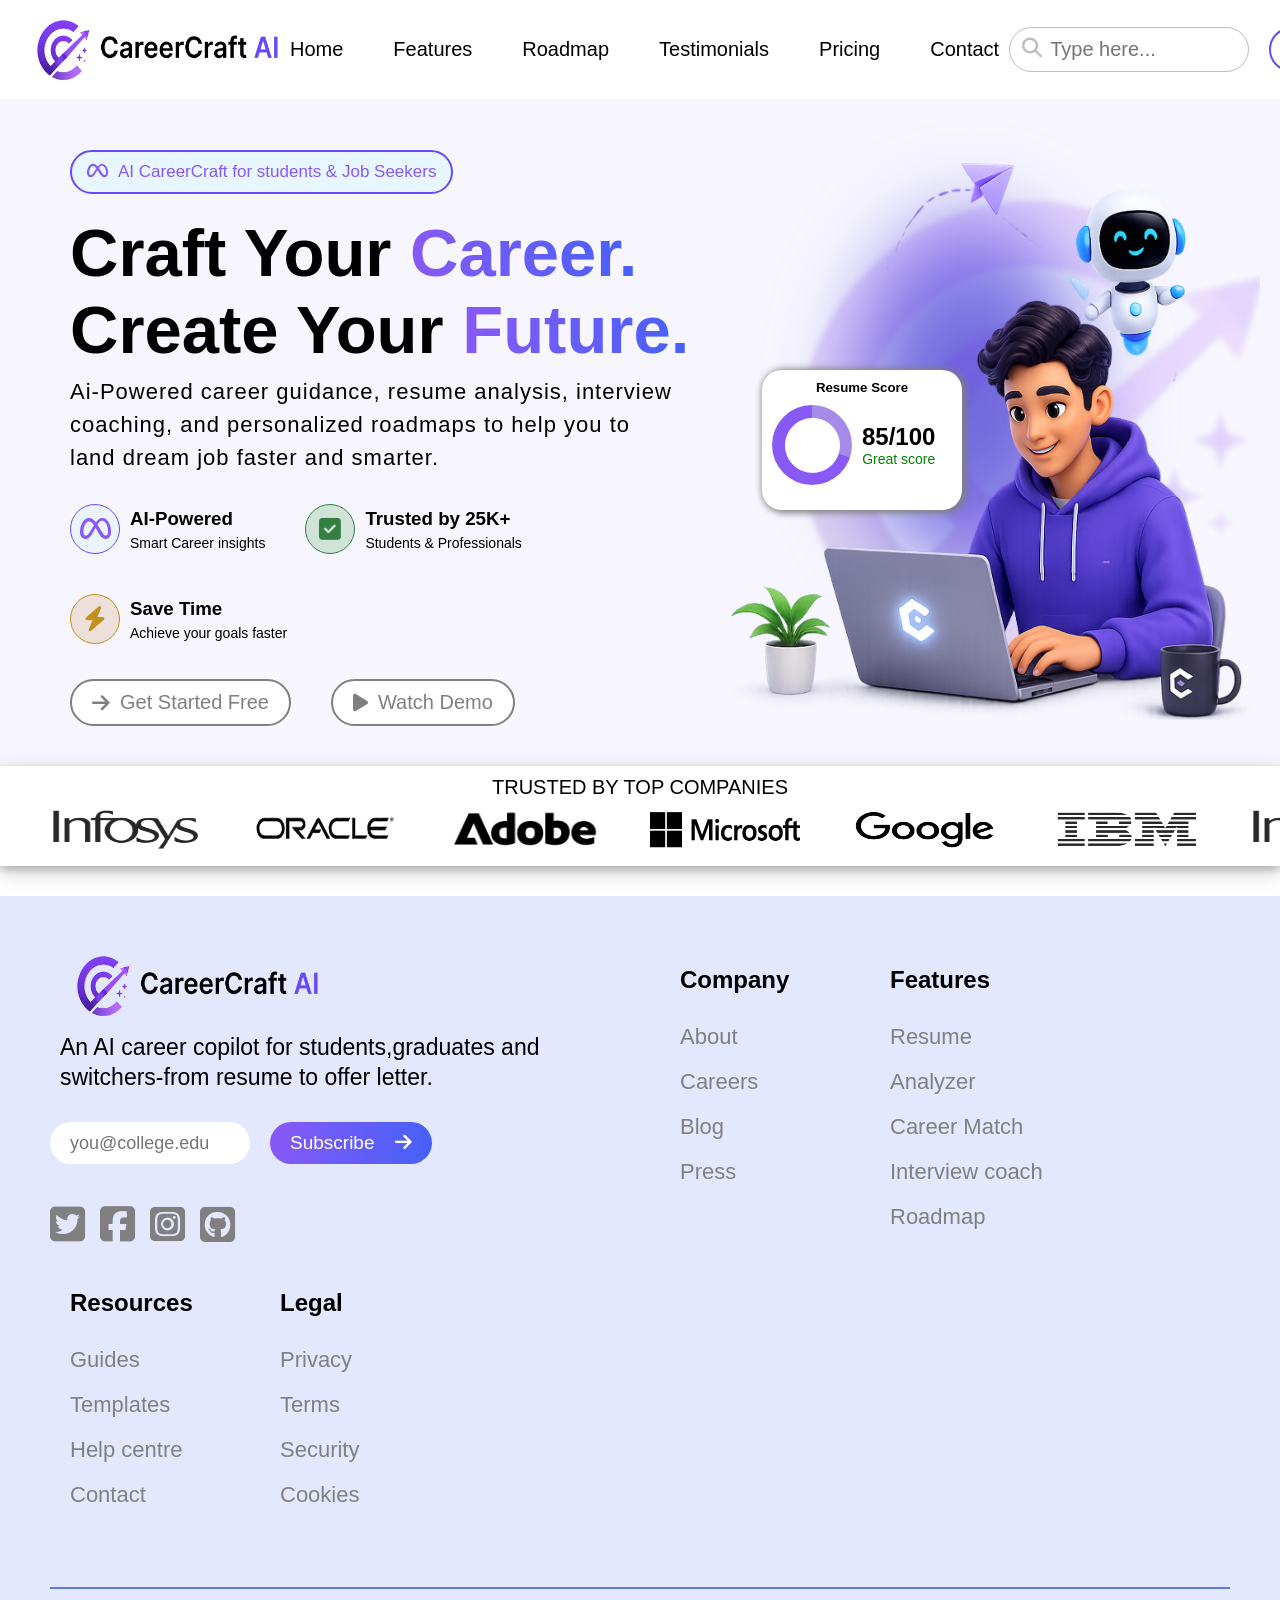
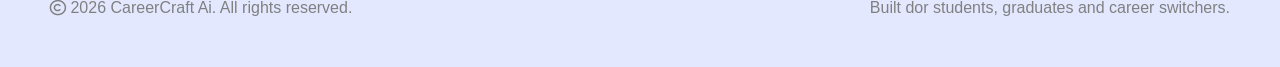
<file: index.html>
<!DOCTYPE html>
<html>

<head>
    <meta name="viewport" content="width=device-width, initial-scale=1.0">
    <link rel="stylesheet" type="text/css" href="./index.css" />
    <link rel="stylesheet" href="https://cdnjs.cloudflare.com/ajax/libs/font-awesome/6.7.2/css/all.min.css"
        integrity="sha512-Evv84Mr4kqVGRNSgIGL/F/aIDqQb7xQ2vcrdIwxfjThSH8CSR7PBEakCr51Ck+w+/U6swU2Im1vVX0SVk9ABhg=="
        crossorigin="anonymous" referrerpolicy="no-referrer" />
    <title>Project 2</title>
</head>

<body>
    <!---------------------------------------------overall container--------------------------->
    <div class="overall">
        <!-----------------------------nav bar--------------------------->
        <div class="nav">
        <!----------------------------logo-------------------------->
            <div><img class="logo" src="./Frame 62.png" /></div>
         
            <input type="checkbox" class="res" id="abc" />
            <!----------------------------nav features------------------------->
            <div class="navs">
                <a href="index.html">Home</a>
                <a href="features.html">Features</a>
                <a href="roadmap.html">Roadmap</a>
                <a href="testimonials.html">Testimonials</a>
                <a href="pricing.html">Pricing</a>
                <a href="contact.html">Contact</a>
            </div>
            <!-------------------------input------------------>
            <div class="topip">
                <form>
                    <i class="fa-solid fa-magnifying-glass icon2"></i>
                    <input class="typehere" placeholder="Type here..." />
                </form>
                <!---------------log in button-------------------->
                <button>
                    <a href="./login.html"><b>Log in</b></a>
                </button>
            </div>
            <label for="abc">
                <i class="fa-solid fa-bars icon"></i>
            </label>
        </div>
        <!-------------------------------------------------------home page------------------------------------------>
        <div class="box bx1">
            <!-----------------------left------------------------->
            <div class="conta">
            <div class="hleft">
                <div class="hcont">
                    <!---------------button----------------->
                    <button class="topbut">
                        <p><i class="fa-brands fa-meta"></i>AI CareerCraft for students & Job Seekers</p>
                    </button>
                    <!------------title---------------------->
                    <h1>Craft Your <span>Career.</span></h1>
                    <h1>Create Your <span>Future.</span></h1>
                    <!--------------content------------------------>
                    <p class="par">Ai-Powered career guidance, resume analysis, interview coaching, and personalized roadmaps to
                        help you to land dream job faster and smarter.</p>
                        <!--------------------------features--------------->
                    <div class="ai">
                        <!-------------------feature 1------------------------->
                        <div>
                            <div class="rd rd1">
                            <i class="fa-brands fa-meta"></i>
                            </div>
                            <div>
                            <h3>AI-Powered</h3>
                            <p>Smart Career insights</p>
                            </div>
                        </div>
                        <!----------------features 2----------------->
                        <div>
                             <div class="rd rd2">
                            <i class="fa-solid fa-square-check"></i>
                            </div>
                            <div>
                            <h3>Trusted by 25K+</h3>
                            <p>Students & Professionals</p>
                            </div>
                        </div>
                        <!-------------------------featutes 2------------------->
                        <div>
                             <div class="rd rd3">
                            <i class="fa-solid fa-bolt"></i>
                            </div>
                            <div>
                            <h3>Save Time</h3>
                            <p>Achieve your goals faster</p>
                            </div>
                        </div>
                    </div>
                    <!--------------------------buttons----------------------->
                    <div class="get">
                        <button>
                            <div class="glow"></div>
                            <i class="fa-solid fa-arrow-right"></i>
                            <p>Get Started Free</p>
                       </button>
                        <button>
                            <div class="glow"></div>
                            <i class="fa-solid fa-play"></i>
                            <p>Watch Demo</p>
                        </button>
                    </div>

                </div>
            </div>
            <!-----------------------right---------------------------->
            <div class="hright">
                <!----------------------image container------------->
                <div class="himg">
                    <!-------------------image---------------->
                    <div class="purglow"></div>
                    <img src="./ChatGPT Image Aug 4, 2026, 06_51_23 AM 1.png" />
                </div>
                <!-------------------resume score box---------------->
                <div class="resume">
                    <h5>Resume Score</h5>
                    <div>
                        <div class="score">
                            <i class="fa-solid fa-circle"></i>
                        </div>
                        <div>
                        <h2>85/100</h2>
                        <p>Great score</p>
                        </div>
                    </div>
                </div>
            </div> 
            </div>    
        </div>
          <!-----------------------------company names--------------------->
            <div class="comp fadeup">
                <p>TRUSTED BY TOP COMPANIES</p>
                <div class="compname">
                    <!-------------------firest set--------------->
                    <div class="ig">
                        <img src="./info-removebg-preview.png"/>
                    </div>
                    <div class="ig">
                        <img src="./orc-removebg-preview.png"/>
                    </div>
                    <div class="ig">
                        <img src="./adobe-removebg-preview.png"/>
                    </div>
                     <div class="ig">
                        <img src="./micro-removebg-preview.png"/>
                    </div>
                    <div class="ig">
                        <img src="./goo-removebg-preview.png"/>
                    </div>
                    <div class="ig">
                        <img src="./ibm-removebg-preview.png"/>
                    </div>
                    <!------------------duplicate set--------------->
                    <div class="ig">
                        <img src="./info-removebg-preview.png"/>
                    </div>
                    <div class="ig">
                        <img src="./orc-removebg-preview.png"/>
                    </div>
                    <div class="ig">
                        <img src="./adobe-removebg-preview.png"/>
                    </div>
                     <div class="ig">
                        <img src="./micro-removebg-preview.png"/>
                    </div>
                    <div class="ig">
                        <img src="./goo-removebg-preview.png"/>
                    </div>
                    <div class="ig">
                        <img src="./ibm-removebg-preview.png"/>
                    </div>
                    <div class="ig">
                        <img src="./info-removebg-preview.png"/>
                    </div>
                </div>
            </div>    
        <!------------------------------------footer------------------->
        <footer class="fadeup">
            <div class="fstff">
            <div class="fir">
                <img class="logo" src="./Frame 62.png" />
                <p>An AI career copilot for students,graduates and switchers-from resume to offer letter.</p>
                <div class="ipbut">
                    <input class="input" type="txt" placeholder="you@college.edu"/>
                    <button>
                         <span>Subscribe</span>
                        <i class="fa-solid fa-arrow-right"></i>
                    </button>
                </div>
                <div  class="tfig">
                    <i class="fa-brands fa-square-twitter"></i>
                    <i class="fa-brands fa-square-facebook"></i>
                    <i class="fa-brands fa-square-instagram"></i>
                    <i class="fa-brands fa-square-github"></i>
                </div>
            </div>
            <div class="sec">
                <h2>Company</h2>
                <p>About</p>
                <p>Careers</p>
                <p>Blog</p>
                <p>Press</p>
            </div>
            <div class="thrd">
                <h2>Features</h2>
                <p>Resume Analyzer</p>
                <p>Career Match</p>
                <p>Interview coach</p>
                <p>Roadmap</p>
            </div>
            <div class="four">
                <h2>Resources</h2>
                <p>Guides</p>
                <p>Templates</p>
                <p>Help centre</p>
                <p>Contact</p>
            </div>
            <div class="five">
                <h2>Legal</h2>
                <p>Privacy</p>
                <p>Terms</p>
                <p>Security</p>
                <p>Cookies</p>
            </div>
        </div>
        <!---------------------------------copyright------------------------>
        <div class="copy">
            <div>
            <i class="fa-regular fa-copyright"></i>
            <span>2026 CareerCraft Ai. All rights reserved.</span>
            </div>
            <div>
                <span>Built dor students, graduates and career switchers.</span>
            </div>
        </div>
        </footer>

    </div>
    

</body>

</html>
</file>
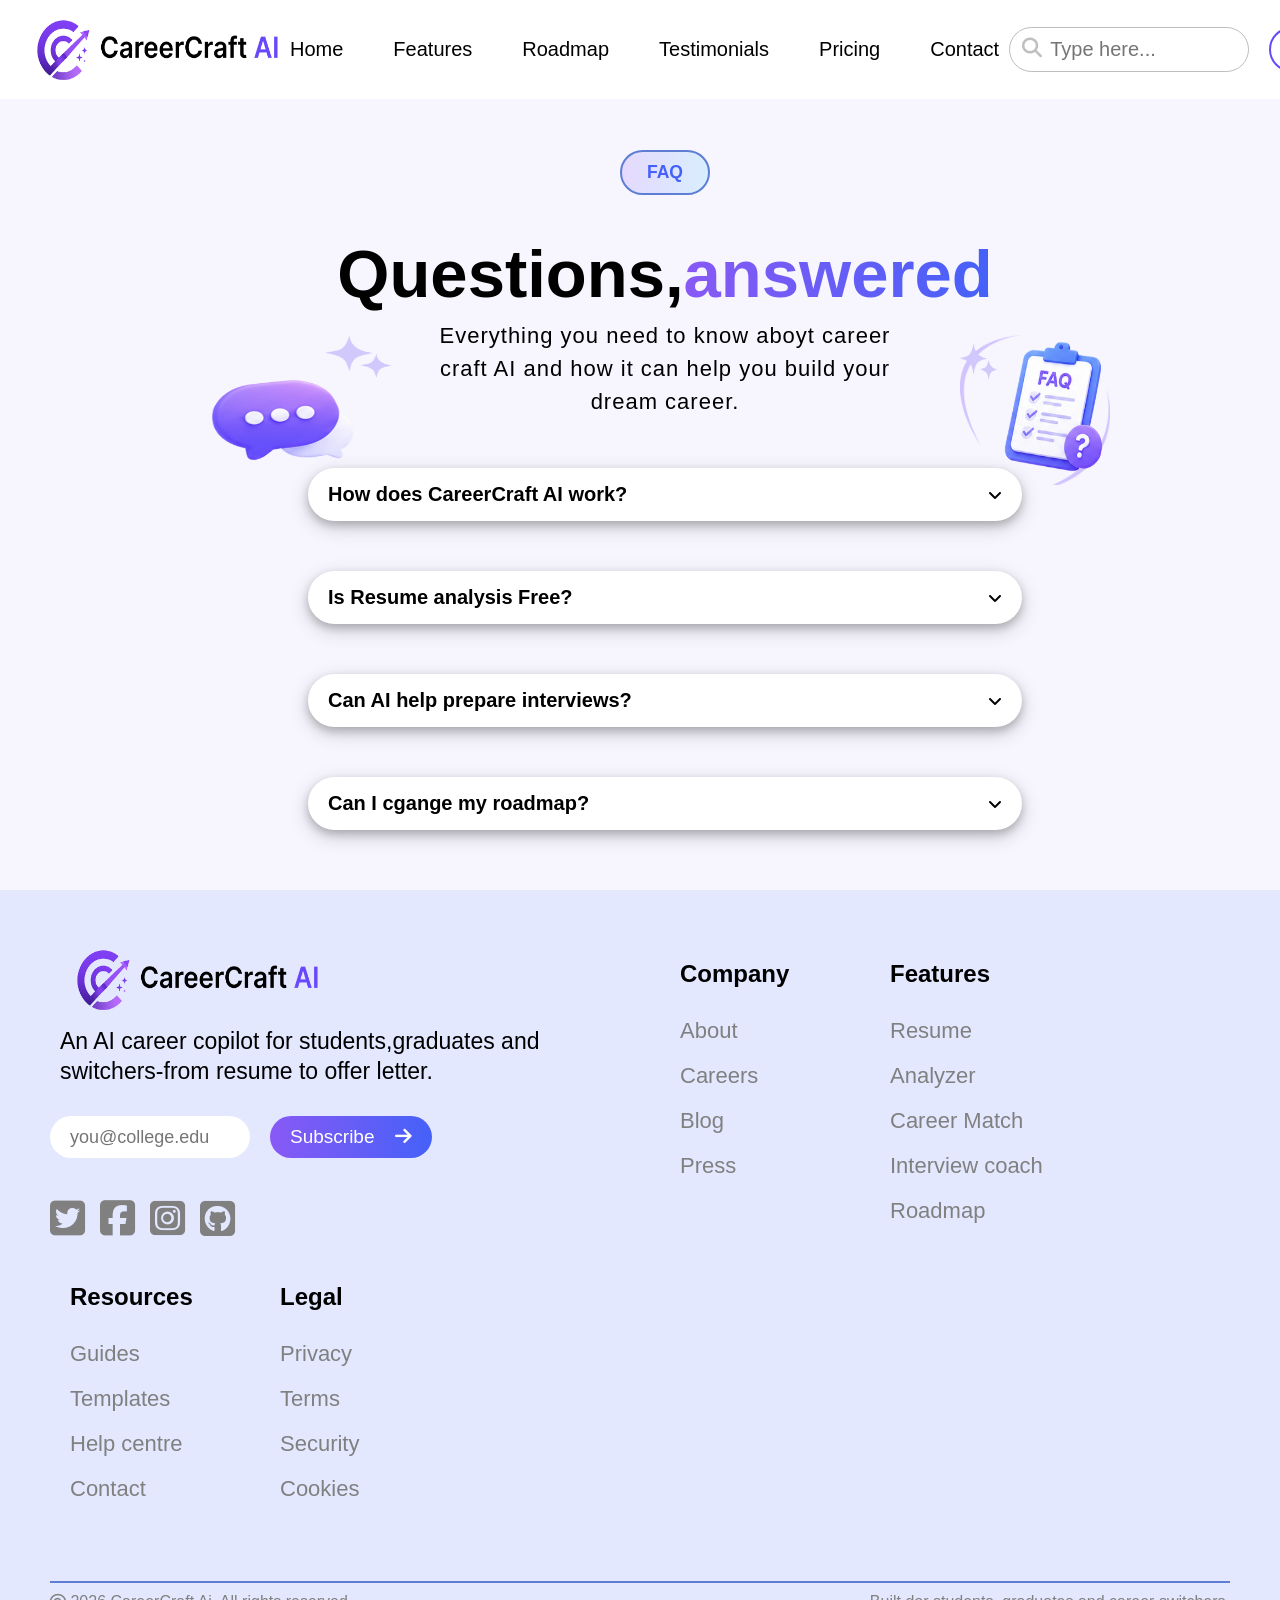
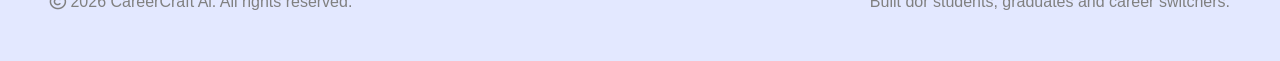
<file: contact.html>
<!DOCTYPE html>
<html>

<head>
    <meta name="viewport" content="width=device-width, initial-scale=1.0">
    <link rel="stylesheet" type="text/css" href="./contact.css" />
    <link rel="stylesheet" href="https://cdnjs.cloudflare.com/ajax/libs/font-awesome/6.7.2/css/all.min.css"
        integrity="sha512-Evv84Mr4kqVGRNSgIGL/F/aIDqQb7xQ2vcrdIwxfjThSH8CSR7PBEakCr51Ck+w+/U6swU2Im1vVX0SVk9ABhg=="
        crossorigin="anonymous" referrerpolicy="no-referrer" />
    <title>Project 2</title>
</head>

<body>
    <!---------------------------------------------overall container--------------------------->
    <div class="overall">
        <!-----------------------------nav bar--------------------------->
        <div class="nav">
            <!----------------------------logo-------------------------->
            <div><img class="logo" src="./Frame 62.png" /></div>

            <input type="checkbox" class="res" id="abc" />
            <!----------------------------nav features------------------------->
            <div class="navs">
                <a href="index.html">Home</a>
                <a href="features.html">Features</a>
                <a href="roadmap.html">Roadmap</a>
                <a href="testimonials.html">Testimonials</a>
                <a href="pricing.html">Pricing</a>
                <a href="contact.html">Contact</a>
            </div>
            <!-------------------------input------------------>
            <div class="topip">
                <form>
                    <i class="fa-solid fa-magnifying-glass icon2"></i>
                    <input class="typehere" placeholder="Type here..." />
                </form>
                <!---------------log in button-------------------->
                <button>
                   <a href="./login.html"><b>Log in</b></a>
                </button>
            </div>
            <label for="abc">
                <i class="fa-solid fa-bars icon"></i>
            </label>
        </div>
        <!------------------------------------------------screen 6--------------------------->
        <div class="box bx6">
            <!-------------------------content---------------->
            <div class="conta2">
                <!---------------------left image------------------>
                <div class="lfimg">
                    <img src="./Group 22.png" />
                </div>
                <!----------------title--------------->
                <div class="cont2">
                    <button class="pow">
                        <h3>FAQ</h3>
                    </button>
                    <h1>Questions,<span>answered</span></h1>

                    <div class="pars">
                        <p class="par">Everything you need to know aboyt
                            career
                            craft AI and how it can help you build your dream career.
                        </p>
                    </div>
                </div>
                <!-------------------right image------------------->
                <div class="rgimg">
                    <img src="./Group 23.png">
                </div>
            </div>
            <!-----------------------------questions and answer------------------------------------>
            <div class="qus">
                <div>
                    <div>
                      <input type="checkbox" class="down" id="drop">
                     <label for="drop" class="question">
                       <h2>How does CareerCraft AI work?</h2>
                       <i class="fa-solid fa-angle-down"></i>
                       </label>
                     <div class="ans">
                        <p>
                          CareerCraft AI analyzes your skills, experience, and career goals
                           to provide personalized career guidance, resume suggestions,
                           interview preparation, and a step-by-step career roadmap.
                         </p>
                      </div>
                    </div>
                </div>   
            </div>
            <div class="qus">
                <div>
                    <div>
                      <input type="checkbox" class="down" id="drop1">
                     <label for="drop1" class="question">
                       <h2>Is Resume analysis Free?</h2>
                       <i class="fa-solid fa-angle-down"></i>
                       </label>
                     <div class="ans">
                        <p>
                          CareerCraft AI analyzes your skills, experience, and career goals
                           to provide personalized career guidance, resume suggestions,
                           interview preparation, and a step-by-step career roadmap.
                         </p>
                      </div>
                    </div>
                </div>   
            </div>
            <div class="qus">
                <div>
                    <div>
                      <input type="checkbox" class="down" id="drop2">
                     <label for="drop2" class="question">
                       <h2>Can AI help prepare interviews?</h2>
                       <i class="fa-solid fa-angle-down"></i>
                       </label>
                     <div class="ans">
                        <p>
                          CareerCraft AI analyzes your skills, experience, and career goals
                           to provide personalized career guidance, resume suggestions,
                           interview preparation, and a step-by-step career roadmap.
                         </p>
                      </div>
                    </div>
                </div>   
            </div>
            <div class="qus">
                <div>
                    <div>
                      <input type="checkbox" class="down" id="drop3">
                     <label for="drop3" class="question">
                       <h2>Can I cgange my roadmap?</h2>
                       <i class="fa-solid fa-angle-down"></i>
                       </label>
                     <div class="ans">
                        <p>
                          CareerCraft AI analyzes your skills, experience, and career goals
                           to provide personalized career guidance, resume suggestions,
                           interview preparation, and a step-by-step career roadmap.
                         </p>
                      </div>
                    </div>
                </div>   
            </div>

        </div>
        <!------------------------------------footer------------------->
        <footer class="fadeup">
            <div class="fstff">
            <div class="fir">
                <img class="logo" src="./Frame 62.png" />
                <p>An AI career copilot for students,graduates and switchers-from resume to offer letter.</p>
                <div class="ipbut">
                    <input class="input" type="txt" placeholder="you@college.edu"/>
                    <button>
                         <span>Subscribe</span>
                        <i class="fa-solid fa-arrow-right"></i>
                    </button>
                </div>
                <div  class="tfig">
                    <i class="fa-brands fa-square-twitter"></i>
                    <i class="fa-brands fa-square-facebook"></i>
                    <i class="fa-brands fa-square-instagram"></i>
                    <i class="fa-brands fa-square-github"></i>
                </div>
            </div>
            <div class="sec">
                <h2>Company</h2>
                <p>About</p>
                <p>Careers</p>
                <p>Blog</p>
                <p>Press</p>
            </div>
            <div class="thrd">
                <h2>Features</h2>
                <p>Resume Analyzer</p>
                <p>Career Match</p>
                <p>Interview coach</p>
                <p>Roadmap</p>
            </div>
            <div class="four">
                <h2>Resources</h2>
                <p>Guides</p>
                <p>Templates</p>
                <p>Help centre</p>
                <p>Contact</p>
            </div>
            <div class="five">
                <h2>Legal</h2>
                <p>Privacy</p>
                <p>Terms</p>
                <p>Security</p>
                <p>Cookies</p>
            </div>
        </div>
        
        <!---------------------------------copyright------------------------>
        <div class="copy">
            <div>
            <i class="fa-regular fa-copyright"></i>
            <span>2026 CareerCraft Ai. All rights reserved.</span>
            </div>
            <div>
                <span>Built dor students, graduates and career switchers.</span>
            </div>
        </div>
    </footer>

        </div>
</body>

</html>
</file>
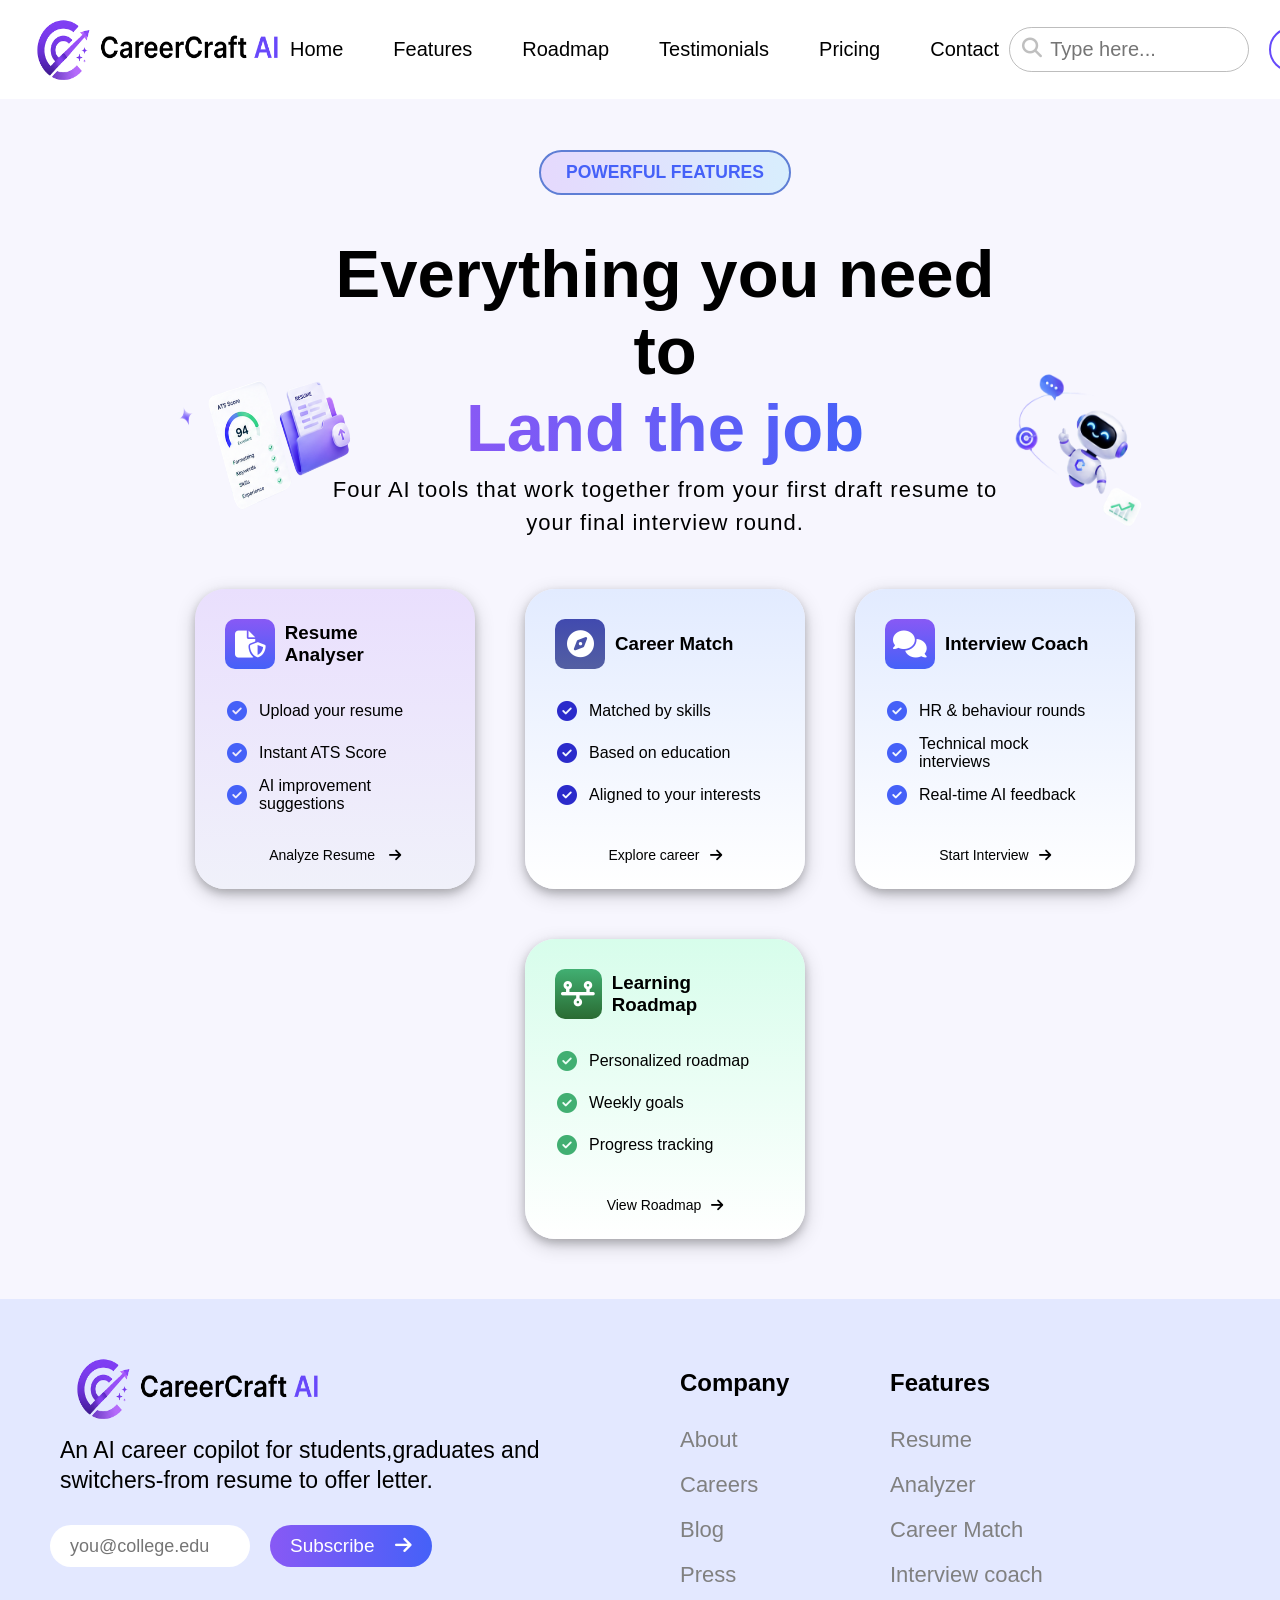
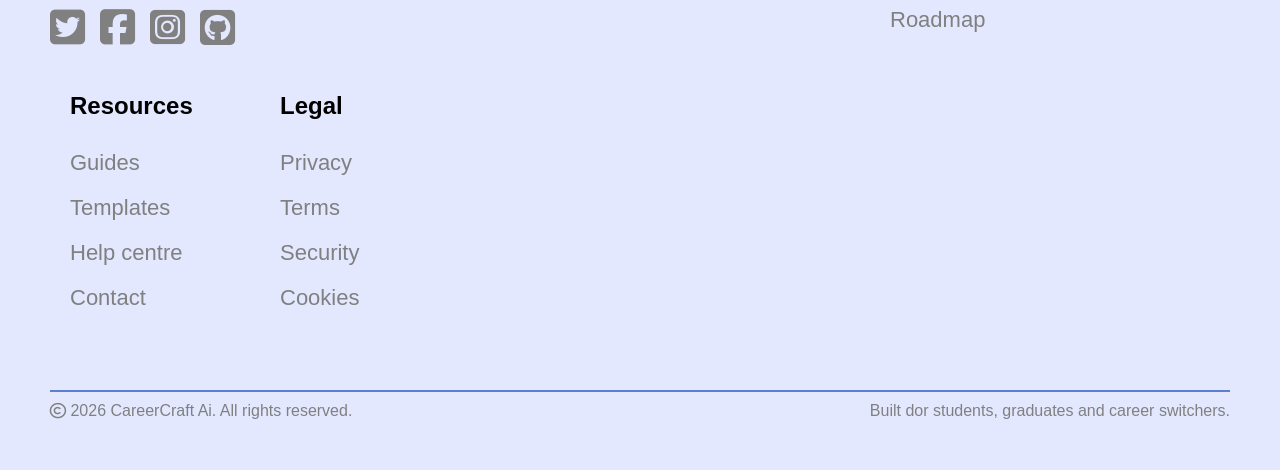
<file: features.html>
<!DOCTYPE html>
<html>

<head>
    <meta name="viewport" content="width=device-width, initial-scale=1.0">
    <link rel="stylesheet" type="text/css" href="./features.css" />
    <link rel="stylesheet" href="https://cdnjs.cloudflare.com/ajax/libs/font-awesome/6.7.2/css/all.min.css"
        integrity="sha512-Evv84Mr4kqVGRNSgIGL/F/aIDqQb7xQ2vcrdIwxfjThSH8CSR7PBEakCr51Ck+w+/U6swU2Im1vVX0SVk9ABhg=="
        crossorigin="anonymous" referrerpolicy="no-referrer" />
    <title>Project 2</title>
</head>

<body>
    <!---------------------------------------------overall container--------------------------->
    <div class="overall">
        <!-----------------------------nav bar--------------------------->
        <div class="nav">
        <!----------------------------logo-------------------------->
            <div><img class="logo" src="./Frame 62.png" /></div>
         
            <input type="checkbox" class="res" id="abc" />
            <!----------------------------nav features------------------------->
            <div class="navs">
                <a href="index.html">Home</a>
                <a href="features.html">Features</a>
                <a href="roadmap.html">Roadmap</a>
                <a href="testimonials.html">Testimonials</a>
                <a href="pricing.html">Pricing</a>
                <a href="contact.html">Contact</a>
            </div>
            <!-------------------------input------------------>
            <div class="topip">
                <form>
                    <i class="fa-solid fa-magnifying-glass icon2"></i>
                    <input class="typehere" placeholder="Type here..." />
                </form>
                <!---------------log in button-------------------->
                <button>
                    <a href="./login.html"><b>Log in</b></a>
                </button>
            </div>
            <label for="abc">
                <i class="fa-solid fa-bars icon"></i>
            </label>
        </div>
        <!--------------------------------screen 2------------------->
        <div class="box bx2">
            <!-------------------top content---------------->
            <div class="conta2">
                <!---------------------left image------------------>
            <div class="lfimg">
                <img src="./Files.png"/>
            </div>
            <!----------------title--------------->
            <div class="cont2">
            <button class="pow"><h3>POWERFUL FEATURES</h3></button>
            <h1>Everything you need to</h1>
            <h1><span>Land the job</span></h1>
            <p class="par">Four AI tools that work together from your first draft resume to your final interview round.</p>
            </div>
            <!-------------------right image------------------->
            <div class="rgimg">
                <img src="./Robot.png">
            </div>
            </div>
            <!--------------------------------card--------------------------->
            <div class="cardcontainer fadeup">
                <!-------------------------------card 1---------------------------->
                <div class="cd1">
                    <!-------title--------->
                    <div class="ict">
                    <div class="ic ic1">
                        <i class="fa-solid fa-file-shield"></i>
                    </div>
                    <h3>Resume Analyser</h3>
                    </div>
                    <!------------features------------->
                    <table class="tb1">
                        <tr>
                            <td><i class="fa-solid fa-circle-check"></i></td>
                            <td>Upload your resume</td>
                        </tr>
                        <tr>
                            <td><i class="fa-solid fa-circle-check"></i></td>
                            <td>Instant ATS Score</td>
                        </tr>
                        <tr>
                            <td><i class="fa-solid fa-circle-check"></i></td>
                            <td>AI improvement suggestions</td>
                        </tr>
                    </table>
                    <div class="ana an1">
                    <button><p>Analyze Resume <i class="fa-solid fa-arrow-right"></i></p></button>
                    </div>
                </div>
                <!--------------------------------------card 2---------------------------->
                <div class="cd2">
                     <!-------title--------->
                    <div class="ict">
                    <div class="ic ic2">
                       <i class="fa-solid fa-compass"></i>
                    </div>
                    <h3>Career Match</h3>
                    </div>
                    <!------------features------------->
                    <table class="tb2">
                        <tr>
                            <td><i class="fa-solid fa-circle-check"></i></td>
                            <td>Matched by skills</td>
                        </tr>
                        <tr>
                            <td><i class="fa-solid fa-circle-check"></i></td>
                            <td>Based on education</td>
                        </tr>
                        <tr>
                            <td><i class="fa-solid fa-circle-check"></i></td>
                            <td>Aligned to your interests</td>
                        </tr>
                    </table>
                    <div class="ana an2">
                    <button><p>Explore career<i class="fa-solid fa-arrow-right"></i></p></button>
                    </div>
                </div>
                <!----------------------------------------card 3----------------------------->
                <div class="cd2">
                     <!-------title--------->
                    <div class="ict">
                    <div class="ic ic1">
                        <i class="fa-solid fa-comments"></i>
                    </div>
                    <h3>Interview Coach</h3>
                    </div>
                    <!------------features------------->
                    <table class="tb1">
                        <tr>
                            <td><i class="fa-solid fa-circle-check"></i></td>
                            <td>HR & behaviour rounds</td>
                        </tr>
                        <tr>
                            <td><i class="fa-solid fa-circle-check"></i></td>
                            <td>Technical mock interviews</td>
                        </tr>
                        <tr>
                            <td><i class="fa-solid fa-circle-check"></i></td>
                            <td>Real-time AI feedback</td>
                        </tr>
                    </table>
                    <div class="ana an3">
                    <button><p>Start Interview<i class="fa-solid fa-arrow-right"></i></p></button>
                    </div>
                </div>
                <!-------------------------------------card 4-------------------------->
                <div class="cd4">
                     <!-------title--------->
                    <div class="ict">
                    <div class="ic ic3">
                        <i class="fa-solid fa-timeline"></i>
                    </div>
                    <h3>Learning Roadmap</h3>
                    </div>
                    <!------------features------------->
                    <table class="tb3">
                        <tr>
                            <td><i class="fa-solid fa-circle-check"></i></td>
                            <td>Personalized roadmap</td>
                        </tr>
                        <tr>
                            <td><i class="fa-solid fa-circle-check"></i></td>
                            <td>Weekly goals</td>
                        </tr>
                        <tr>
                            <td><i class="fa-solid fa-circle-check"></i></td>
                            <td>Progress tracking</td>
                        </tr>
                    </table>
                    <div class="ana an4">
                    <button><p>View Roadmap<i class="fa-solid fa-arrow-right"></i></p></button>
                    </div>
                </div>

            </div>


         </div>
          <!------------------------------------footer------------------->
        <footer class="fadeup">
            <div class="fstff">
            <div class="fir">
                <img class="logo" src="./Frame 62.png" />
                <p>An AI career copilot for students,graduates and switchers-from resume to offer letter.</p>
                <div class="ipbut">
                    <input class="input" type="txt" placeholder="you@college.edu"/>
                    <button>
                         <span>Subscribe</span>
                        <i class="fa-solid fa-arrow-right"></i>
                    </button>
                </div>
                <div  class="tfig">
                    <i class="fa-brands fa-square-twitter"></i>
                    <i class="fa-brands fa-square-facebook"></i>
                    <i class="fa-brands fa-square-instagram"></i>
                    <i class="fa-brands fa-square-github"></i>
                </div>
            </div>
            <div class="sec">
                <h2>Company</h2>
                <p>About</p>
                <p>Careers</p>
                <p>Blog</p>
                <p>Press</p>
            </div>
            <div class="thrd">
                <h2>Features</h2>
                <p>Resume Analyzer</p>
                <p>Career Match</p>
                <p>Interview coach</p>
                <p>Roadmap</p>
            </div>
            <div class="four">
                <h2>Resources</h2>
                <p>Guides</p>
                <p>Templates</p>
                <p>Help centre</p>
                <p>Contact</p>
            </div>
            <div class="five">
                <h2>Legal</h2>
                <p>Privacy</p>
                <p>Terms</p>
                <p>Security</p>
                <p>Cookies</p>
            </div>
        </div>
        <!---------------------------------copyright------------------------>
        <div class="copy">
            <div>
            <i class="fa-regular fa-copyright"></i>
            <span>2026 CareerCraft Ai. All rights reserved.</span>
            </div>
            <div>
                <span>Built dor students, graduates and career switchers.</span>
            </div>
        </div>
        </footer>
    </div>
    
</body>
</html>
</file>
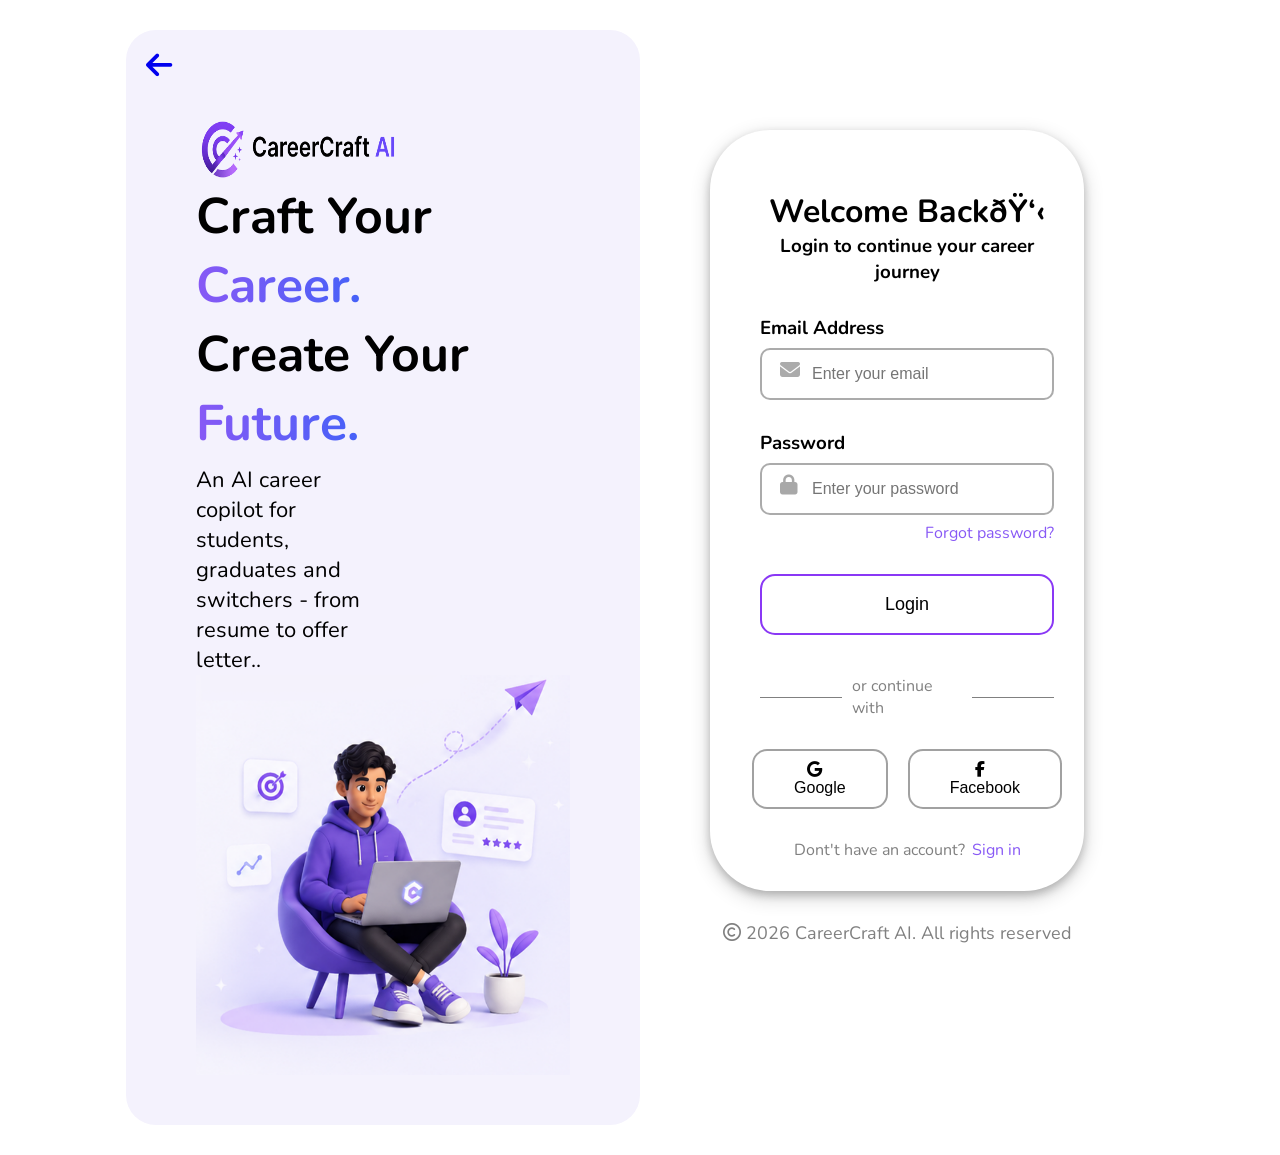
<file: login.html>
<!DOCTYPE html>
<html>
<head>
    <meta name="viewport" content="width=device-width, initial-scale=1.0">
    <link rel="stylesheet" type="text/css" href="./login.css" />
     <link rel="stylesheet" href="https://cdnjs.cloudflare.com/ajax/libs/font-awesome/6.7.2/css/all.min.css"
        integrity="sha512-Evv84Mr4kqVGRNSgIGL/F/aIDqQb7xQ2vcrdIwxfjThSH8CSR7PBEakCr51Ck+w+/U6swU2Im1vVX0SVk9ABhg=="
        crossorigin="anonymous" referrerpolicy="no-referrer" />
    <title>Login page</title>
</head>
<body>
    <!---------------------overall screen--------------------------->
    <div class="overall">
        <!-----------------------------container--------------------------->
        <div class="container">
            <div class="left">
                <!--------------------back icon-------------->
                <div class="back">
                <button>
                    <a href="./index.html"><i class="fa-solid fa-arrow-left"></i></a>
                </button>    
                </div>
                <!-------------------logo------------------------>
                <div class="cont">
                <div class="logo">
                    <img src="./Frame 62.png"/>
                </div>
                <!------------------------content----------------------->
                <div class="hcont">
                     <!------------title---------------------->
                    <h1>Craft Your <span>Career.</span></h1>
                    <h1>Create Your <span>Future.</span></h1>
                    <!--------------content------------------------>
                    <p class="par">An AI career copilot for students, graduates and switchers - from resume to offer letter..</p>
                </div>
                <!------------------------image---------------------------------->
                <div class="boy">
                    <img src="./ChatGPT Image Aug 4, 2026, 09_44_42 AM 1.png"/>
                    
                </div>
                </div>
            </div>
            <!------------------------------------right section---------------->
            <div class="right">
                <!---------------------form--------------------->
                <form>
                    <div class="title">
                    <h1>Welcome Back👋</h1>
                    <h3>Login to continue your career journey</h3>
                    </div>
                    <div class="email">
                        <label><h3>Email Address</h3></label>
                        <i class="fa-solid fa-envelope"></i>
                        <input type="text" placeholder="Enter your email"/>
                    </div>
                    <div class="pass">
                        <label><h3>Password</h3></label>
                        <i class="fa-solid fa-lock"></i>
                        <input type="password" placeholder="Enter your password"/>
                    </div>
                    <p class="for">Forgot password?</p>
                    <button class="log">
                        <div class="glow"></div><p>Login</p></button>
                    <div class="or">
                        <div></div>
                        <span>or continue with</span>
                        <div></div>
                    </div>
                    <div class="goo">
                        <button><i class="fa-brands fa-google"></i>Google</button>
                        <button><i class="fa-brands fa-facebook-f"></i>Facebook</button>
                    </div>
                    <p class="acc">Dont't have an account?<span>Sign in</span></p>
                </form>
                <p class="cp"><i class="fa-regular fa-copyright"></i> 2026 CareerCraft AI. All rights reserved</p>
            </div>

        </div>
        

    </div>
    
</body>
</html>
</file>
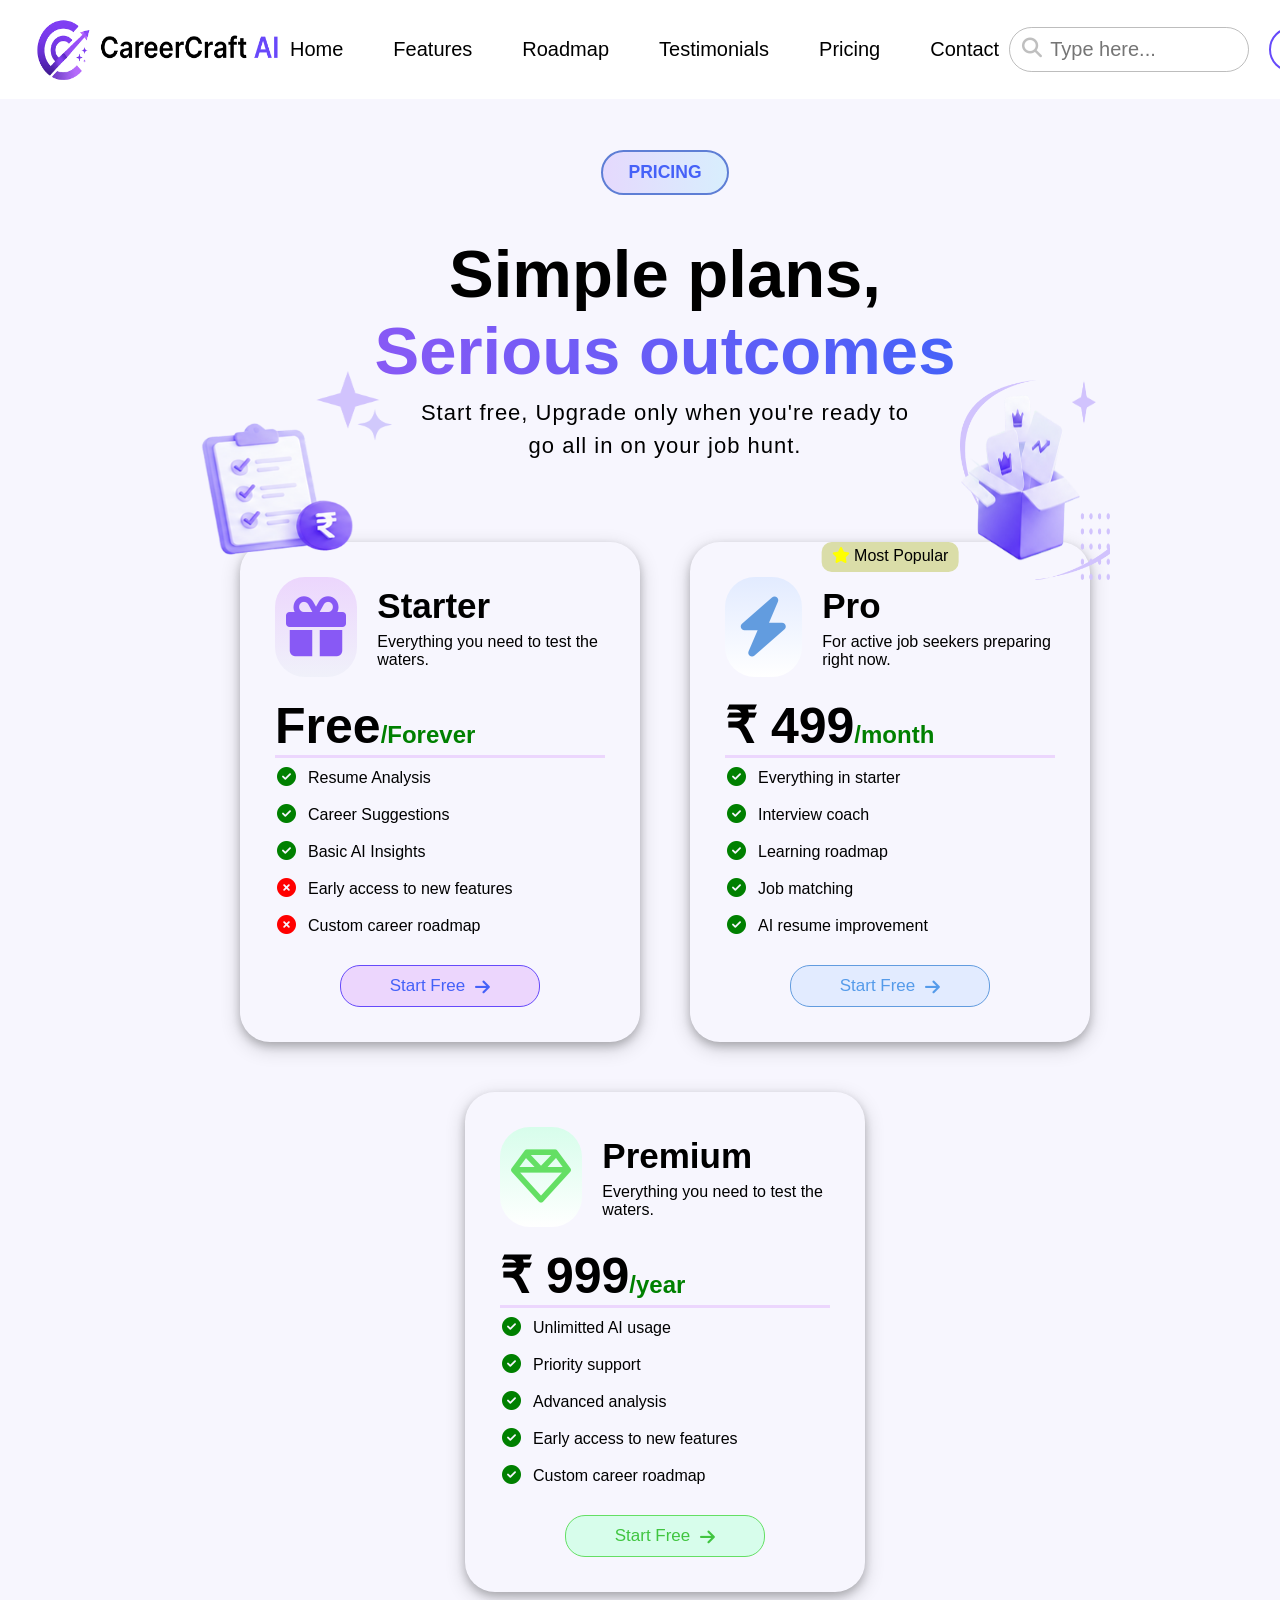
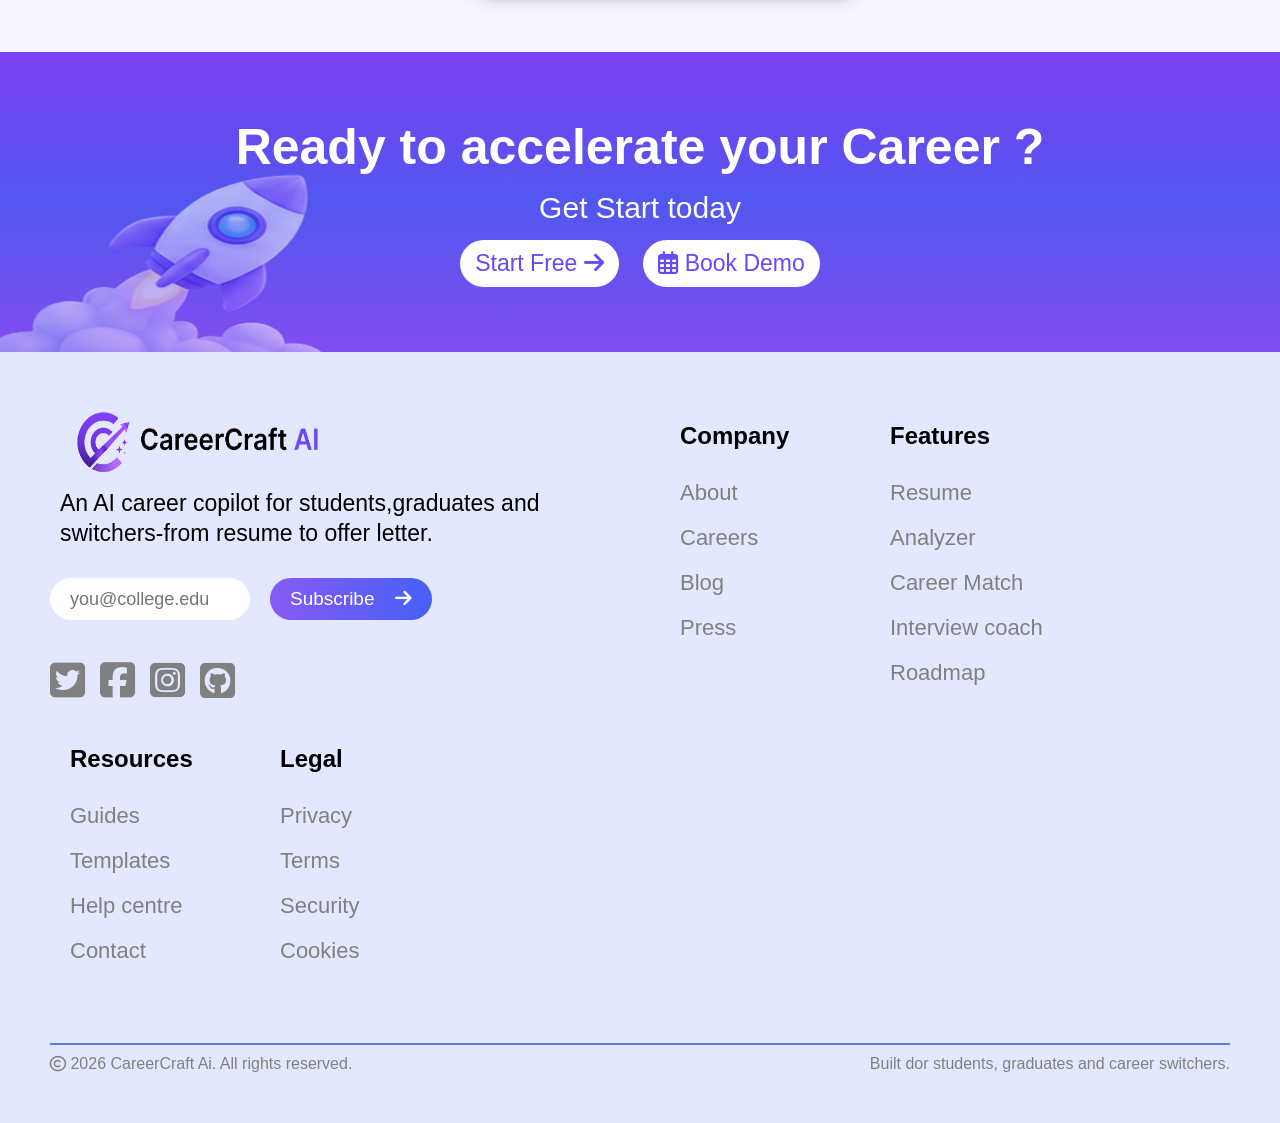
<file: pricing.html>
<!DOCTYPE html>
<html>

<head>
    <meta name="viewport" content="width=device-width, initial-scale=1.0">
    <link rel="stylesheet" type="text/css" href="./pricing.css" />
    <link rel="stylesheet" href="https://cdnjs.cloudflare.com/ajax/libs/font-awesome/6.7.2/css/all.min.css"
        integrity="sha512-Evv84Mr4kqVGRNSgIGL/F/aIDqQb7xQ2vcrdIwxfjThSH8CSR7PBEakCr51Ck+w+/U6swU2Im1vVX0SVk9ABhg=="
        crossorigin="anonymous" referrerpolicy="no-referrer" />
    <title>Project 2</title>
</head>

<body>
    <!---------------------------------------------overall container--------------------------->
    <div class="overall">
        <!-----------------------------nav bar--------------------------->
        <div class="nav">
            <!----------------------------logo-------------------------->
            <div><img class="logo" src="./Frame 62.png" /></div>

            <input type="checkbox" class="res" id="abc" />
            <!----------------------------nav features------------------------->
            <div class="navs">
                <a href="index.html">Home</a>
                <a href="features.html">Features</a>
                <a href="roadmap.html">Roadmap</a>
                <a href="testimonials.html">Testimonials</a>
                <a href="pricing.html">Pricing</a>
                <a href="contact.html">Contact</a>
            </div>
            <!-------------------------input------------------>
            <div class="topip">
                <form>
                    <i class="fa-solid fa-magnifying-glass icon2"></i>
                    <input class="typehere" placeholder="Type here..." />
                </form>
                <!---------------log in button-------------------->
                <button>
                   <a href="./login.html"><b>Log in</b></a>
                </button>
            </div>
            <label for="abc">
                <i class="fa-solid fa-bars icon"></i>
            </label>
        </div>
        <!------------------------------------------------screen 5--------------------------->
         <div class="box bx5">
            <!-------------------------content---------------->
            <div class="conta2">
                <!---------------------left image------------------>
                <div class="lfimg">
                    <img src="./Group 26.png" />
                </div>
                <!----------------title--------------->
                <div class="cont2">
                    <button class="pow">
                        <h3>PRICING</h3>
                    </button>
                    <h1>Simple plans,</h1>
                    <h1><span>Serious outcomes</span></h1>
                    <div class="pars">
                        <p class="par">Start free, Upgrade only when you're ready to go all in on your job hunt.
                        </p>
                    </div>
                </div>
                <!-------------------right image------------------->
                <div class="rgimg">
                    <img src="./Group 25.png">
                </div>
            </div>
            <!------------------------------------------pricecards------------------------------------>
             <div class="cardcontainer fadeup">
                <!---------------------------------pr card 1----------------------->
                <div class="pr1">
                    <!---------------top icon------------->
                    <div class="tp">
                        <div class="gf gf1">
                            <i class="fa-solid fa-gift"></i>
                        </div>
                        <!------------------title---------------->
                        <div>
                            <h3>Starter</h3>
                            <p>Everything you need to test the waters.</p>
                        </div>
                    </div>
                    <!----------------option------------------>
                    <h2>Free<span>/Forever</span></h2>
                    <!--------------------features--------------------->
                    <div class="tab">
                        <table>
                            <tr>
                              <td><i class="fa-solid fa-circle-check gr"></i></td>
                              <td>Resume Analysis</td>
                            </tr>
                             <tr>
                              <td><i class="fa-solid fa-circle-check gr"></i></td>
                              <td>Career Suggestions</td>
                            </tr>
                             <tr>
                              <td><i class="fa-solid fa-circle-check gr"></i></td>
                              <td>Basic AI Insights</td>
                            </tr>
                             <tr>
                              <td><i class="fa-solid fa-circle-xmark rd"></i></td>
                              <td>Early access to new features</td>
                            </tr>
                             <tr>
                              <td><i class="fa-solid fa-circle-xmark rd"></i></td>
                              <td>Custom career roadmap</td>
                            </tr>
                        </table>
                    </div>
                    <div class="free fr1">
                        <button>
                            <p>Start Free</p>
                            <i class="fa-solid fa-arrow-right"></i>
                        </button>
                    </div>
                </div>
                <!-----------------------------------pr card 2------------------->
                <div class="pr2">
                     <!---------------top icon------------->
                    <div class="tp">
                        <div class="most">
                            <i class="fa-solid fa-star"></i>
                            <span>Most Popular</span>
                        </div>
                        <div class="gf gf2">
                            <i class="fa-solid fa-bolt"></i>
                        </div>
                        <!------------------title---------------->
                        <div>
                            <h3>Pro</h3>
                            <p>For active job seekers preparing right now.</p>
                        </div>
                    </div>
                    <!----------------option------------------>
                    <h2> &#8377; 499<span>/month</span></h2>
                    <!--------------------features--------------------->
                    <div class="tab">
                        <table>
                            <tr>
                              <td><i class="fa-solid fa-circle-check gr"></i></td>
                              <td>Everything in starter</td>
                            </tr>
                             <tr>
                              <td><i class="fa-solid fa-circle-check gr"></i></td>
                              <td>Interview coach</td>
                            </tr>
                             <tr>
                              <td><i class="fa-solid fa-circle-check gr"></i></td>
                              <td>Learning roadmap</td>
                            </tr>
                             <tr>
                             <td><i class="fa-solid fa-circle-check gr"></i></td>
                              <td>Job matching</td>
                            </tr>
                             <tr>
                              <td><i class="fa-solid fa-circle-check gr"></i></td>
                              <td>AI resume improvement</td>
                            </tr>
                        </table>
                    </div>
                    <div class="free fr2">
                        <button>
                            <p>Start Free</p>
                            <i class="fa-solid fa-arrow-right"></i>
                        </button>
                    </div>
                </div>
                <!----------------------------------pr card 3---------------------->
                <div class="pr3">
                     <!---------------top icon------------->
                    <div class="tp">
                        <div class="gf gf3">
                            <i class="fa-regular fa-gem"></i>
                        </div>
                        <!------------------title---------------->
                        <div>
                            <h3>Premium</h3>
                            <p>Everything you need to test the waters.</p>
                        </div>
                    </div>
                    <!----------------option------------------>
                    <h2>&#8377; 999<span>/year</span></h2>
                    <!--------------------features--------------------->
                    <div class="tab">
                        <table>
                            <tr>
                              <td><i class="fa-solid fa-circle-check gr"></i></td>
                              <td>Unlimitted AI usage</td>
                            </tr>
                             <tr>
                              <td><i class="fa-solid fa-circle-check gr"></i></td>
                              <td>Priority support</td>
                            </tr>
                             <tr>
                              <td><i class="fa-solid fa-circle-check gr"></i></td>
                              <td>Advanced analysis</td>
                            </tr>
                             <tr>
                             <td><i class="fa-solid fa-circle-check gr"></i></td>
                              <td>Early access to new features</td>
                            </tr>
                             <tr>
                              <td><i class="fa-solid fa-circle-check gr"></i></td>
                              <td>Custom career roadmap</td>
                            </tr>
                        </table>
                    </div>
                    <div class="free fr3">
                        <button>
                            <p>Start Free</p>
                            <i class="fa-solid fa-arrow-right"></i>
                        </button>
                    </div>
                </div>
             </div>
    </div>
      <!-----------------------------------ready to form-------------------->
             <div class="pur fadeup">
                <div>
                    <img src="./Rocket.png"/>
                </div>
                <div>
               <h1>Ready to accelerate your Career ?</h1>
               <p>Get Start today</p>
               <div class="fre">
                <button>
                    <span>Start Free</span>
                     <i class="fa-solid fa-arrow-right"></i>
                </button>
                <button>
                    <i class="fa-regular fa-calendar-days"></i>
                    <span>Book Demo</span>
                </button>
               </div>
               </div>
             </div>
              <!------------------------------------footer------------------->
        <footer class="fadeup">
            <div class="fstff">
            <div class="fir">
                <img class="logo" src="./Frame 62.png" />
                <p>An AI career copilot for students,graduates and switchers-from resume to offer letter.</p>
                <div class="ipbut">
                    <input class="input" type="txt" placeholder="you@college.edu"/>
                    <button>
                         <span>Subscribe</span>
                        <i class="fa-solid fa-arrow-right"></i>
                    </button>
                </div>
                <div  class="tfig">
                    <i class="fa-brands fa-square-twitter"></i>
                    <i class="fa-brands fa-square-facebook"></i>
                    <i class="fa-brands fa-square-instagram"></i>
                    <i class="fa-brands fa-square-github"></i>
                </div>
            </div>
            <div class="sec">
                <h2>Company</h2>
                <p>About</p>
                <p>Careers</p>
                <p>Blog</p>
                <p>Press</p>
            </div>
            <div class="thrd">
                <h2>Features</h2>
                <p>Resume Analyzer</p>
                <p>Career Match</p>
                <p>Interview coach</p>
                <p>Roadmap</p>
            </div>
            <div class="four">
                <h2>Resources</h2>
                <p>Guides</p>
                <p>Templates</p>
                <p>Help centre</p>
                <p>Contact</p>
            </div>
            <div class="five">
                <h2>Legal</h2>
                <p>Privacy</p>
                <p>Terms</p>
                <p>Security</p>
                <p>Cookies</p>
            </div>
        </div>
        <!---------------------------------copyright------------------------>
        <div class="copy">
            <div>
            <i class="fa-regular fa-copyright"></i>
            <span>2026 CareerCraft Ai. All rights reserved.</span>
            </div>
            <div>
                <span>Built dor students, graduates and career switchers.</span>
            </div>
        </div>
        </footer>
             








    </body>
    </html>
</file>
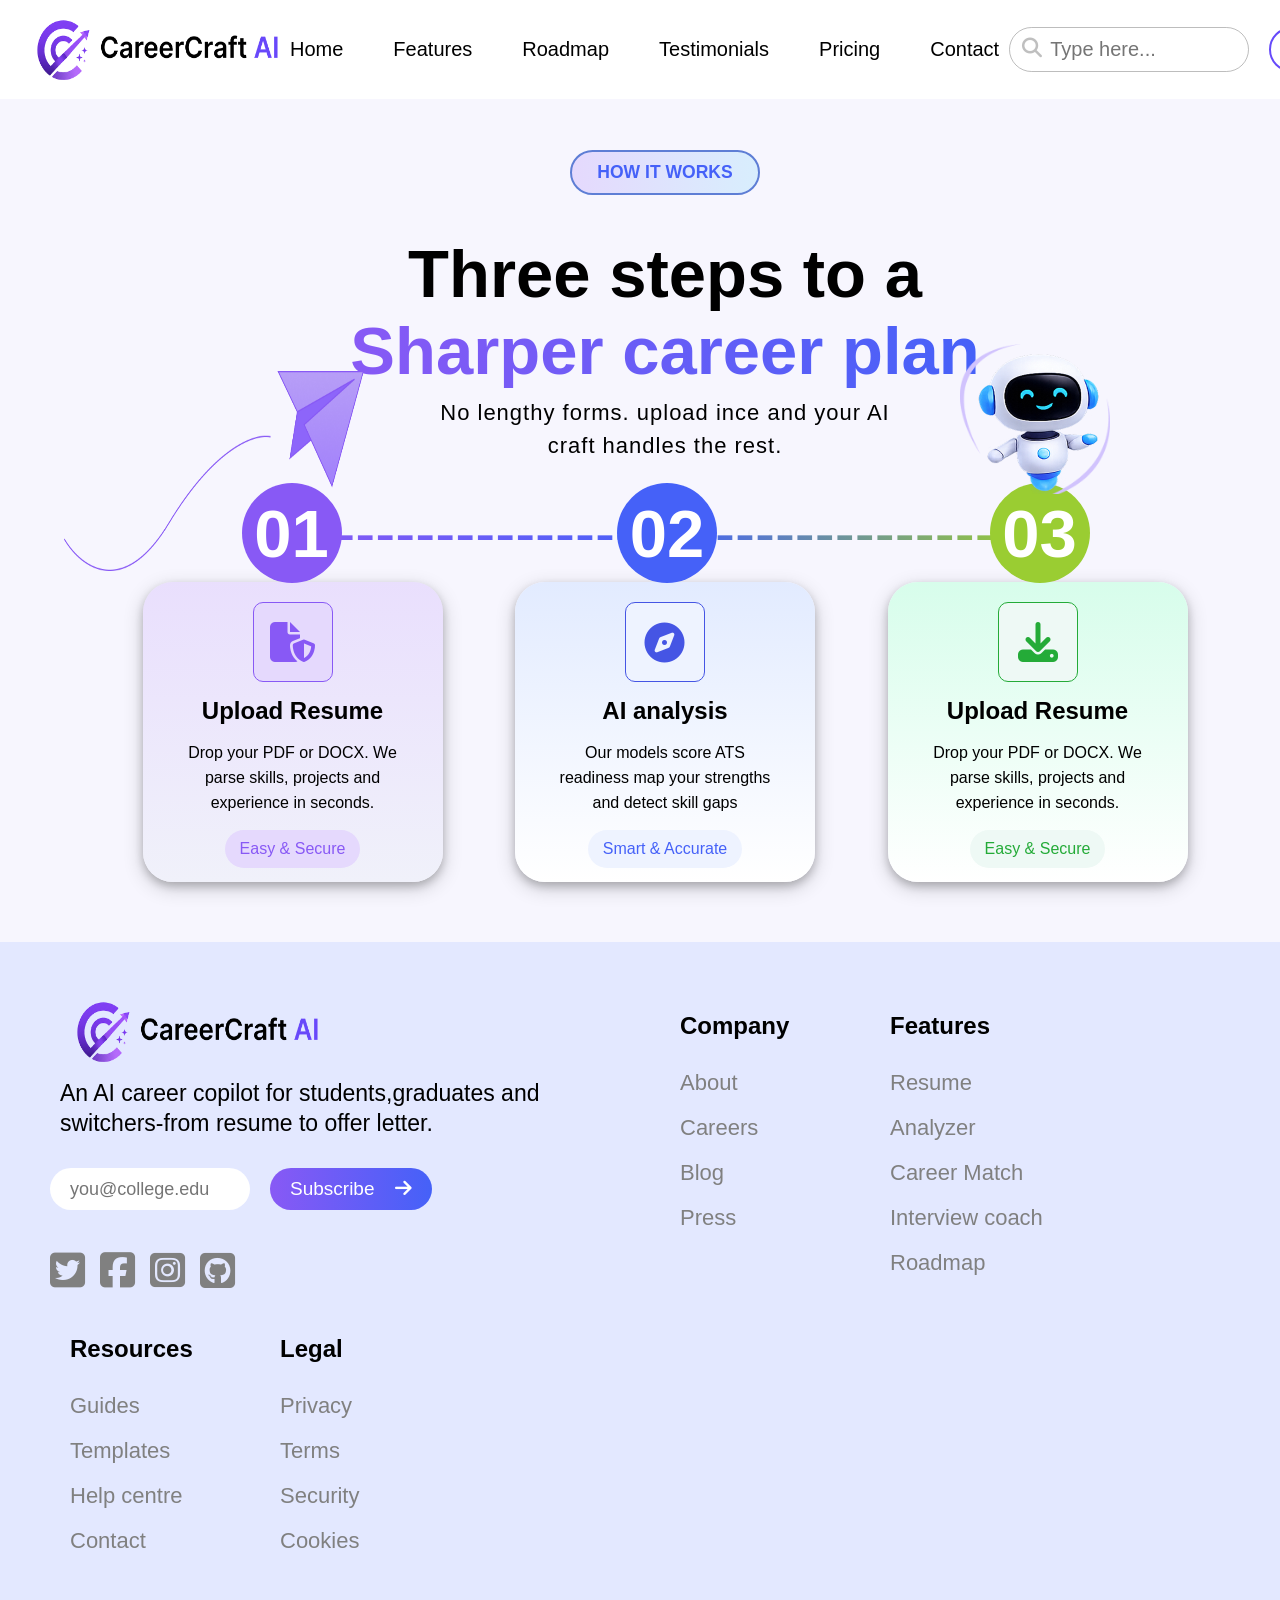
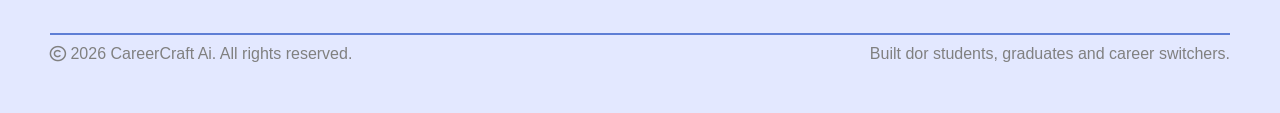
<file: roadmap.html>
<!DOCTYPE html>
<html>

<head>
    <meta name="viewport" content="width=device-width, initial-scale=1.0">
    <link rel="stylesheet" type="text/css" href="./roadmap.css" />
    <link rel="stylesheet" href="https://cdnjs.cloudflare.com/ajax/libs/font-awesome/6.7.2/css/all.min.css"
        integrity="sha512-Evv84Mr4kqVGRNSgIGL/F/aIDqQb7xQ2vcrdIwxfjThSH8CSR7PBEakCr51Ck+w+/U6swU2Im1vVX0SVk9ABhg=="
        crossorigin="anonymous" referrerpolicy="no-referrer" />
    <title>Project 2</title>
</head>

<body>
    <!---------------------------------------------overall container--------------------------->
    <div class="overall">
        <!-----------------------------nav bar--------------------------->
        <div class="nav">
        <!----------------------------logo-------------------------->
            <div><img class="logo" src="./Frame 62.png" /></div>
         
            <input type="checkbox" class="res" id="abc" />
            <!----------------------------nav features------------------------->
            <div class="navs">
                <a href="index.html">Home</a>
                <a href="features.html">Features</a>
                <a href="roadmap.html">Roadmap</a>
                <a href="testimonials.html">Testimonials</a>
                <a href="pricing.html">Pricing</a>
                <a href="contact.html">Contact</a>
            </div>
            <!-------------------------input------------------>
            <div class="topip">
                <form>
                    <i class="fa-solid fa-magnifying-glass icon2"></i>
                    <input class="typehere" placeholder="Type here..." />
                </form>
                <!---------------log in button-------------------->
                <button>
                    <a href="./login.html"><b>Log in</b></a>
                </button>
            </div>
            <label for="abc">
                <i class="fa-solid fa-bars icon"></i>
            </label>
        </div>
        <!------------------------------------screen 3-------------------------------->
         <div class="box bx3">
            <!-------------------top content---------------->
            <div class="conta2">
                <!---------------------left image------------------>
            <div class="lfimg">
                <img src="./Vector 5.png"/>
            </div>
            <!----------------title--------------->
            <div class="cont2">
            <button class="pow"><h3>HOW IT WORKS</h3></button>
            <h1>Three steps to a</h1>
            <h1><span>Sharper career plan</span></h1>
            <div class="pars">
            <p class="par">No lengthy forms. upload ince and your AI craft handles the rest.</p>
            </div>
            </div>
            <!-------------------right image------------------->
            <div class="rgimg">
                <img src="./Robot (1).png">
            </div>
            </div>
      <!------------------------------roadmap------------------>
            
             <div class="road">
                
                <span class="sp1">-------------------</span>
                
                 <span  class="sp2">------------------</span>
                
             </div>
             <div class="cardcontainer fadeup">
                <div class="cr1">
                    <div class="ice ic1">
                        <div class="one">
                         <h1>01</h1>
                        </div>
                       <i class="fa-solid fa-file-shield"></i>
                    </div>
                    <h2>Upload Resume</h2>
                    <div class="txt">
                    <p>Drop your PDF or DOCX. We parse skills, projects and experience in seconds.</p>
                    </div>
                    <div>
                        <button class="bt bt1">Easy & Secure</button>
                    </div>
                </div>
                <!-----------------------card 2----------------------->
                 <div class="cr2">
                     <div class="ice ic2">
                         <div class="two">
                    <h1>02</h1>
                </div>
                        <i class="fa-solid fa-compass"></i>
                     </div>
                     <h2>AI analysis</h2>
                     <div class="txt">
                     <p>Our models score ATS readiness map your strengths and detect skill gaps</p>
                     </div>
                     <div>
                        <button class=" bt bt2">Smart & Accurate</button>
                    </div>
                 </div>
                 <!-------------------------------card 3---------------->
                  <div class="cr3">
                     <div class="ice ic3">
                        <div class="three">
                    <h1>03</h1>
                </div>
                        <i class="fa-solid fa-download"></i>
                     </div>
                    <h2>Upload Resume</h2>
                    <div class="txt">
                    <p>Drop your PDF or DOCX. We parse skills, projects and experience in seconds.</p>
                    </div>
                     <div>
                        <button  class=" bt bt3">Easy & Secure</button>
                    </div>
                  </div>
             </div>
             
         </div>
         <!------------------------------------footer------------------->
        <footer class="fadeup">
            <div class="fstff">
            <div class="fir">
                <img class="logo" src="./Frame 62.png" />
                <p>An AI career copilot for students,graduates and switchers-from resume to offer letter.</p>
                <div class="ipbut">
                    <input class="input" type="txt" placeholder="you@college.edu"/>
                    <button>
                         <span>Subscribe</span>
                        <i class="fa-solid fa-arrow-right"></i>
                    </button>
                </div>
                <div  class="tfig">
                    <i class="fa-brands fa-square-twitter"></i>
                    <i class="fa-brands fa-square-facebook"></i>
                    <i class="fa-brands fa-square-instagram"></i>
                    <i class="fa-brands fa-square-github"></i>
                </div>
            </div>
            <div class="sec">
                <h2>Company</h2>
                <p>About</p>
                <p>Careers</p>
                <p>Blog</p>
                <p>Press</p>
            </div>
            <div class="thrd">
                <h2>Features</h2>
                <p>Resume Analyzer</p>
                <p>Career Match</p>
                <p>Interview coach</p>
                <p>Roadmap</p>
            </div>
            <div class="four">
                <h2>Resources</h2>
                <p>Guides</p>
                <p>Templates</p>
                <p>Help centre</p>
                <p>Contact</p>
            </div>
            <div class="five">
                <h2>Legal</h2>
                <p>Privacy</p>
                <p>Terms</p>
                <p>Security</p>
                <p>Cookies</p>
            </div>
        </div>
        <!---------------------------------copyright------------------------>
        <div class="copy">
            <div>
            <i class="fa-regular fa-copyright"></i>
            <span>2026 CareerCraft Ai. All rights reserved.</span>
            </div>
            <div>
                <span>Built dor students, graduates and career switchers.</span>
            </div>
        </div>
        </footer>











    </div>
    </body>
    </html>
</file>
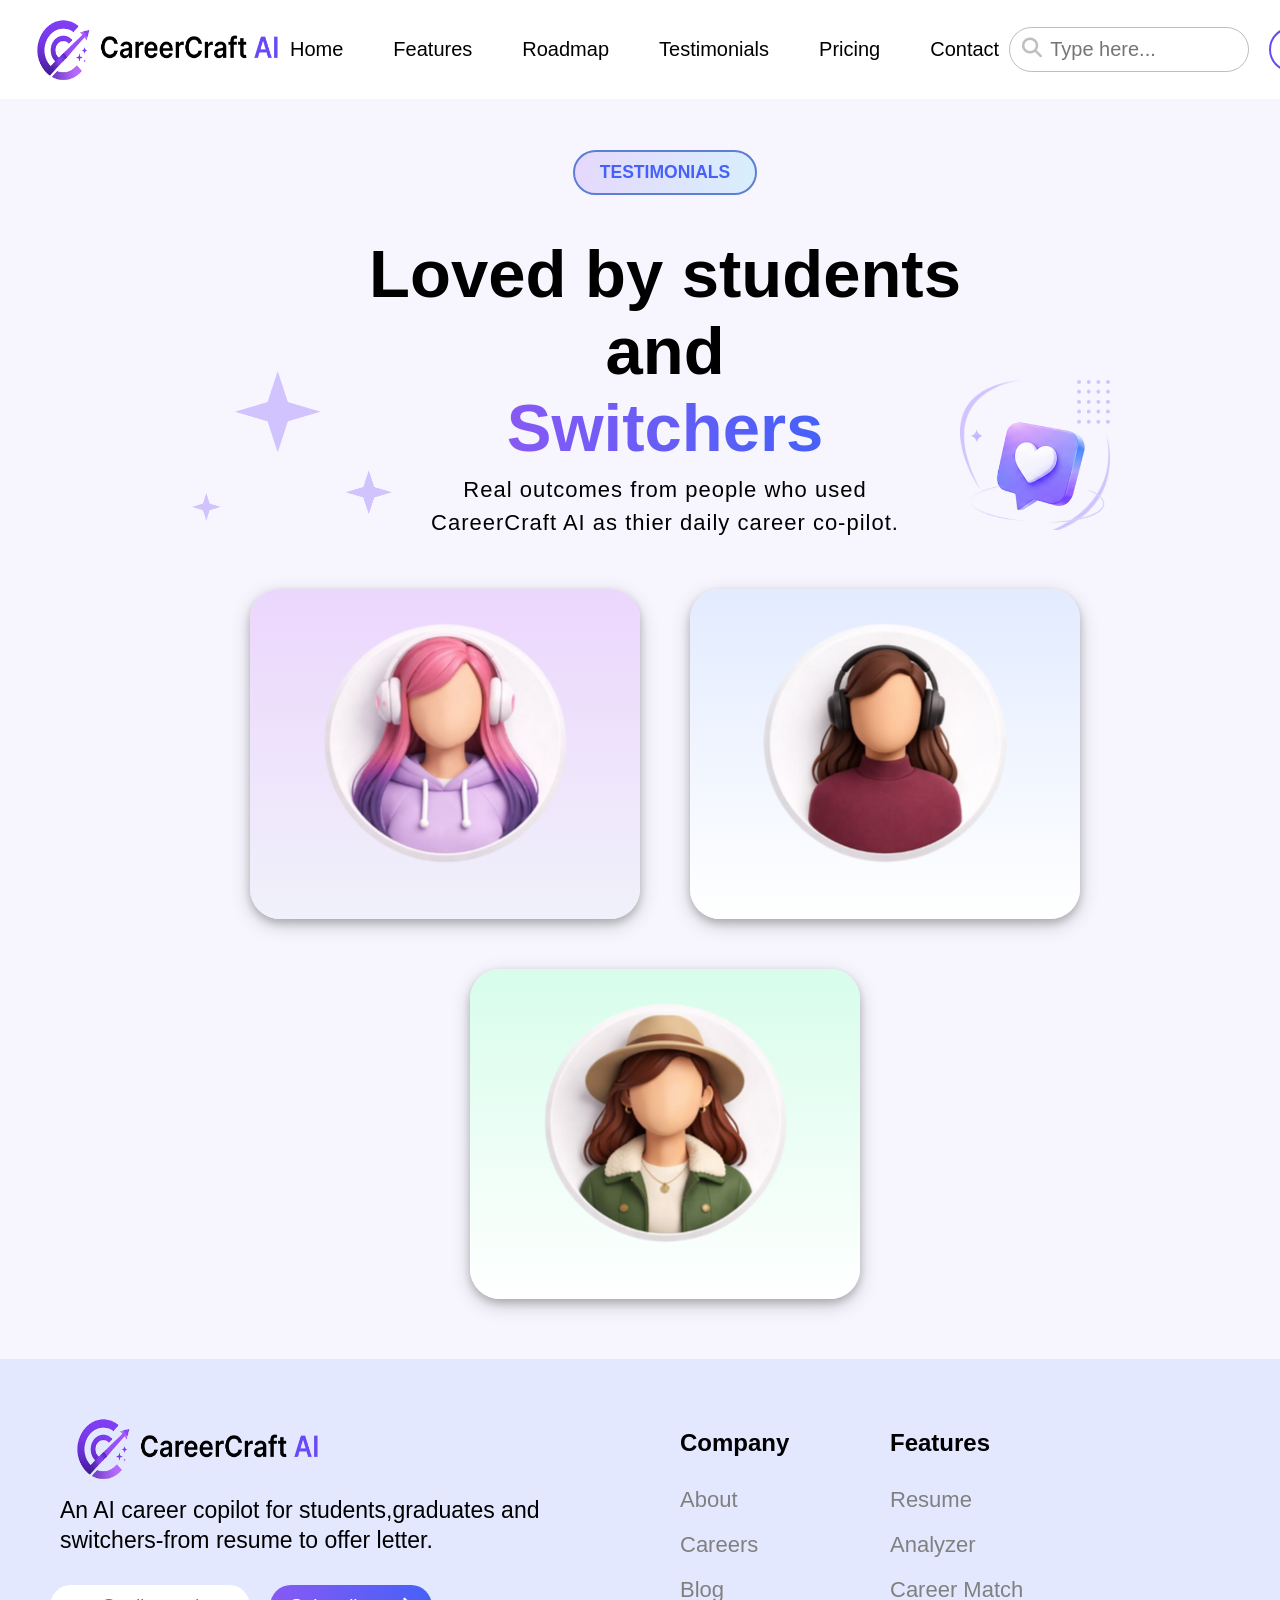
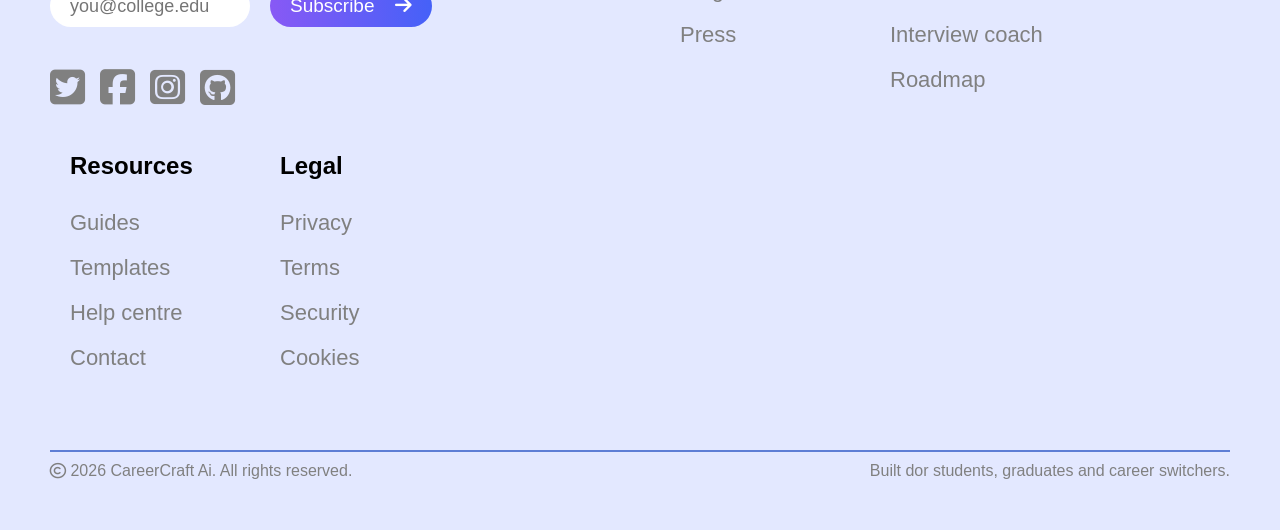
<file: testimonials.html>
<!DOCTYPE html>
<html>

<head>
    <meta name="viewport" content="width=device-width, initial-scale=1.0">
    <link rel="stylesheet" type="text/css" href="./testimonials.css" />
    <link rel="stylesheet" href="https://cdnjs.cloudflare.com/ajax/libs/font-awesome/6.7.2/css/all.min.css"
        integrity="sha512-Evv84Mr4kqVGRNSgIGL/F/aIDqQb7xQ2vcrdIwxfjThSH8CSR7PBEakCr51Ck+w+/U6swU2Im1vVX0SVk9ABhg=="
        crossorigin="anonymous" referrerpolicy="no-referrer" />
    <title>Project 2</title>
</head>

<body>
    <!---------------------------------------------overall container--------------------------->
    <div class="overall">
        <!-----------------------------nav bar--------------------------->
        <div class="nav">
            <!----------------------------logo-------------------------->
            <div><img class="logo" src="./Frame 62.png" /></div>

            <input type="checkbox" class="res" id="abc" />
            <!----------------------------nav features------------------------->
            <div class="navs">
                <a href="index.html">Home</a>
                <a href="features.html">Features</a>
                <a href="roadmap.html">Roadmap</a>
                <a href="testimonials.html">Testimonials</a>
                <a href="pricing.html">Pricing</a>
                <a href="contact.html">Contact</a>
            </div>
            <!-------------------------input------------------>
            <div class="topip">
                <form>
                    <i class="fa-solid fa-magnifying-glass icon2"></i>
                    <input class="typehere" placeholder="Type here..." />
                </form>
                <!---------------log in button-------------------->
                <button>
                    <a href="./login.html"><b>Log in</b></a>
                </button>
            </div>
            <label for="abc">
                <i class="fa-solid fa-bars icon"></i>
            </label>
        </div>
        <!---------------------------------------screen 4------------------------------------>
        <div class="box bx4">
            <!-------------------------content---------------->
            <div class="conta2">
                <!---------------------left image------------------>
                <div class="lfimg">
                    <img src="./Stars.png" />
                </div>
                <!----------------title--------------->
                <div class="cont2">
                    <button class="pow">
                        <h3>TESTIMONIALS</h3>
                    </button>
                    <h1>Loved by students and</h1>
                    <h1><span>Switchers</span></h1>
                    <div class="pars">
                        <p class="par">Real outcomes from people who used CareerCraft AI as thier daily career co-pilot.
                        </p>
                    </div>
                </div>
                <!-------------------right image------------------->
                <div class="rgimg">
                    <img src="./Group 24.png">
                </div>
            </div>
            <!-------------------cards------------------->
            <div class="cardcontainer fadeup">
                <!-------------------------------------------------card 1-------------------------------->
                <div class="cc1 card">
                    <div class="bxo front">
                        <div>
                        <img src="./per1-removebg-preview.png"/>
                        </div>
                    </div>
                    <div class="bxo back">
                        <div class="tp">
                            <div class="tes ts1">
                                <i class="fa-solid fa-quote-left"></i>
                            </div>
                            <div class="str">
                                <i class="fa-solid fa-star"></i>
                                <i class="fa-solid fa-star"></i>
                                <i class="fa-solid fa-star"></i>
                                <i class="fa-solid fa-star"></i>
                                <i class="fa-solid fa-star"></i>
                                
                            </div>
                            <div>
                                <button><i class="fa-solid fa-circle-check"></i><span>Verified</span></button>
                            </div>
                        </div>
                        <div class="my">
                            <p>"My resume went from a 54 ATS Score to 93 in one afternoon.I got three interview calls
                                the same week."</p>
                        </div>
                        <div class="bot">
                            <div class="rd rd1"></div>
                            <div>
                            <h2>Shivani</h2>
                            <span class="sp1">Final Year student, VIT</span>
                            </div>
                        </div>
                    </div>
                </div>
                <!-------------------------------------------card 2------------------------------->
                <div class="cc2 card">
                    <div class="bxo front">
                        <div>
                        <img src="./per2-removebg-preview (1).png"/>
                        </div>
                    </div>
                    <div class="bxo back">
                        <div class="tp">
                            <div class="tes ts2">
                                <i class="fa-solid fa-quote-left"></i>
                            </div>
                            <div class="str">
                                <i class="fa-solid fa-star"></i>
                                <i class="fa-solid fa-star"></i>
                                <i class="fa-solid fa-star"></i>
                                <i class="fa-solid fa-star"></i>
                                <i class="fa-solid fa-star"></i>
                            </div>
                            <div>
                                <button><i class="fa-solid fa-circle-check"></i><span>Verified</span></button>
                            </div>
                        </div>
                        <div class="my">
                            <p>"My resume went from a 54 ATS Score to 93 in one afternoon.I got three interview calls
                                the same week."</p>
                        </div>
                        <div class="bot">
                            <div class="rd rd2"></div>
                            <div>
                            <h2>Meera</h2>
                            <span class="sp2">Final Year student, VIT</span>
                            </div>
                        </div>
                    </div>
                </div>
                <!-----------------------------------------cadr 3--------------------------------->
                <div class="cc3 card">
                    <div class="bxo front">
                        <div>
                        <img src="./green-removebg-preview (1).png"/>
                        </div>
                    </div>
                    <div class="bxo back">
                        <div class="tp">
                            <div class="tes ts3">
                                <i class="fa-solid fa-quote-left"></i>
                            </div>
                            <div class="str">
                                <i class="fa-solid fa-star"></i>
                                <i class="fa-solid fa-star"></i>
                                <i class="fa-solid fa-star"></i>
                                <i class="fa-solid fa-star"></i>
                                <i class="fa-solid fa-star"></i>
                            </div>
                            <div>
                                <button><i class="fa-solid fa-circle-check"></i><span>Verified</span></button>
                            </div>
                        </div>
                        <div class="my">
                            <p>"My resume went from a 54 ATS Score to 93 in one afternoon.I got three interview calls
                                the same week."</p>
                        </div>
                        <div class="bot">
                            <div class="rd rd3"></div>
                            <div>
                            <h2>Haasini</h2>
                            <span class="sp3">Final Year student, VIT</span>
                            </div>
                        </div>
                    </div>
                </div>
            </div>


        </div>
         <!------------------------------------footer------------------->
        <footer class="fadeup">
            <div class="fstff">
            <div class="fir">
                <img class="logo" src="./Frame 62.png" />
                <p>An AI career copilot for students,graduates and switchers-from resume to offer letter.</p>
                <div class="ipbut">
                    <input class="input" type="txt" placeholder="you@college.edu"/>
                    <button>
                         <span>Subscribe</span>
                        <i class="fa-solid fa-arrow-right"></i>
                    </button>
                </div>
                <div  class="tfig">
                    <i class="fa-brands fa-square-twitter"></i>
                    <i class="fa-brands fa-square-facebook"></i>
                    <i class="fa-brands fa-square-instagram"></i>
                    <i class="fa-brands fa-square-github"></i>
                </div>
            </div>
            <div class="sec">
                <h2>Company</h2>
                <p>About</p>
                <p>Careers</p>
                <p>Blog</p>
                <p>Press</p>
            </div>
            <div class="thrd">
                <h2>Features</h2>
                <p>Resume Analyzer</p>
                <p>Career Match</p>
                <p>Interview coach</p>
                <p>Roadmap</p>
            </div>
            <div class="four">
                <h2>Resources</h2>
                <p>Guides</p>
                <p>Templates</p>
                <p>Help centre</p>
                <p>Contact</p>
            </div>
            <div class="five">
                <h2>Legal</h2>
                <p>Privacy</p>
                <p>Terms</p>
                <p>Security</p>
                <p>Cookies</p>
            </div>
        </div>
        <!---------------------------------copyright------------------------>
        <div class="copy">
            <div>
            <i class="fa-regular fa-copyright"></i>
            <span>2026 CareerCraft Ai. All rights reserved.</span>
            </div>
            <div>
                <span>Built dor students, graduates and career switchers.</span>
            </div>
        </div>
        </footer>

    </div>
    
</body>

</html>
</file>
<file: index.css>
*{
    margin:0px;
    padding:0px;
    box-sizing: border-box;

}
/*font family*/
@import url('https://fonts.googleapis.com/css2?family=Nunito:ital,wght@0,200..1000;1,200..1000&display=swap');
body{
      font-family: "Nunito", sans-serif;
}

/*variables*/
:root{
    --h1size:67px;
    --psize:22px;
    --pur:#8859F5;
    --blu:#4561F8;
}
button{
    border: none;
}
/*overall container*/
.overall{
    height:100vh;

    
}

/*navbar*/
.nav{
    background-color: white;
    position: fixed;
    z-index: 99;
    width:100%;
    display: flex;
    justify-content: space-around;
    align-items: center;
    padding: 10px;

}
/*logo image*/
.logo{
    height:75px;
    width:250px;
    margin-left:20px;
}
/*navbars opption*/
.navs{
    font-size:20px;
    gap:30px;
    display: flex;
    transition-duration: 2s;
}
.navs a{
    position: relative;
    padding:5px 10px 5px 10px;
    text-decoration: none;
    cursor: pointer;
    color: black; 
    border-radius: 20px;
    transition-duration: 0.5s;
}
/*hover of nav a*/
.navs a:hover{
    background-color: #664AFA;
    color:white;
    border-radius: 20px;
    cursor: pointer;
}
.icon{
    font-size:25px;
    opacity: 0;
}

/*for responsive input */
input:checked+.navs{
    left:-10px;
}
.res{
    display: none;
}
/*input*/
.typehere{
    border:none;
    background-color: transparent;
    padding:10px 10px 10px 40px;
    border:1px solid rgba(128, 128, 128, 0.522);
    border-radius: 30px;
    font-size: 20px;
    width:240px;
}
.topip{
    position: relative;
    display: flex;
}
.topip i{
    position: absolute;
    left:13px;
    top:11px;
    color: rgba(128, 128, 128, 0.504);
    font-size: 20px;
}
/*log in button*/
.topip button{
    color:#664AFA;
    font-size: 20px;
    background-color: transparent;
    border:2px solid #664AFA;
    border-radius: 30px;
    width:130px;
    margin-left:20px;
    transition-duration: 0.7s;
    
}
.topip button a{
    text-decoration: none;
}
/*hover for log in*/
.topip button:hover{
    background-color: #664AFA;
    color:white;
     cursor: pointer;
}
/*home screen*/
.box{
    width:100%;
    padding-bottom: 60px;
    background-color: #9a96ed15;
     padding:150px 20px 40px 70px;

}
.conta{
    width:100%;
    display: flex;
}

/*left*/
.hleft{
    height:100%;
    width:55%;
   
}

/*title*/
.hcont h1{
    font-size: var(--h1size);
}
.hcont span{
    background:linear-gradient(90deg, #8859F5,#4561F8);
    background-clip : text;
    color: transparent;
}
/*paragraph*/
.par{
    font-size: var(--psize);
    line-height: 33px;
    letter-spacing: 1px;
    margin-top: 7px;
    width:93%;
}
/*top button*/
.topbut{
    border:none;
    color:var(--pur);
    border:2px solid #664AFA;
    padding:10px 15px 10px 15px;
    border-radius: 30px;
    background-color:rgba(205, 243, 255, 0.362) ;
    font-size: 17px;
    margin-bottom: 20px;
}
.topbut i{
    margin-right:10px;
}
.topbut p{
    animation-name: par;
    animation-duration: 1s;
    animation-delay: 0s;
    animation-iteration-count: infinite;
    animation-fill-mode: forwards;
    animation-timing-function: linear;
}
@keyframes par{
    from{
        opacity: 0;
    }
    to{
         opacity: 1;
       
    }
}
.ai{
    
    display: flex;
    gap:40px;
    margin-top:30px;
    flex-wrap: wrap;
}
.ai h3{
    margin-bottom: 5px;
}
.ai p{
    font-size: 14px;
}
.ai>div{
    display: flex;
    align-items: center;
}
/*icon container*/
.rd{
    height:50px;
    width:50px;
    border-radius: 50%;
    display: flex;
    align-items: center;
    justify-content: center;
    font-size:25px;
    margin-right:10px;
}
/*icons*/
.rd1{
background-color: #d8eefd61;
border: 1px solid #664AFA;;
color:var(--pur);
}

.rd2{
    background-color: rgba(60, 145, 60, 0.205);
    border: 1px solid rgb(51, 128, 66);
    color:rgb(51, 128, 66);
}
.rd3{
    background-color: rgba(193, 137, 77, 0.199);
    border: 1px solid rgb(192, 146, 29);
    color:rgb(192, 146, 29);
}
/*button container*/
.get{
    display: flex;
    gap:40px;
    margin-top:35px;
}
.get>button{
    display: flex;
    border:none;
    padding:10px 20px 10px 20px;
     align-items: center;
}
/*buttons*/
.get button:first-child{
    border-radius: 30px;
    color:grey;
    border: 2px solid grey;
    font-size: 20px; 
    position: relative;
    overflow: hidden;
      background-color: white;
}

.get i{
    margin-right:10px;
}
/*hover effect for button*/
.get button:nth-child(2){
    background-color: white;
    border-radius: 30px;
    color:grey;
    font-size: 20px;
    border: 2px solid grey;
    position: relative;
    overflow: hidden;
}
.get p,i{
    z-index: 1;
    position: relative;
}

.glow{
    position: absolute;
    height:100%;
    width:100%;
    left:0%;
    background-image: linear-gradient(90deg ,#4561F8,#8859F5,#a68ae7);
    transform: translateX(-100%);
    transition-duration: 1s;
    border-radius: 30px;
   
}
.get button:first-child:hover .glow{
     transform: translateX(0%);
      
      
}
.get button:first-child:hover{
    color:white;
    box-shadow: 2px 2px 10px 3px #8859F5 ;
     cursor: pointer;

}
.get button:nth-child(2):hover .glow{
     transform: translateX(0%);
      
      
}
.get button:nth-child(2):hover{
    color:white;
    box-shadow: 2px 2px 10px 3px #8859F5 ;
     cursor: pointer;

}


/*right imaghes */
.hright{
    height:100%;
    width:45%;
    display: flex;
    justify-content: center;
    position: relative;
}
/*glow effect img*/
.purglow {
    position: absolute;
    width:50%;
    height: 400px;
    background: radial-gradient(ellipse,
        #6258d6 0%,
        #7770df 35%,
        #9b96ed 55%,
        transparent 75%
    );
    filter: blur(35px);
    top: 46px;
    left: 112px;
    z-index: -1;
}
/*image*/
.himg{
    height:570px;
    width:570px;
     background-image: url("./CC\ 2.png");
     background-size: cover;
}
.himg>img{
    height:100%;
    width:100%;
     z-index: 1;
   
}
/*resume box*/
.resume{
    height:140px;
    width:200px;
    border-radius: 20px;
    background-color:white;
    position: absolute;
    left:7%;
    top:35%;
    padding:10px;
    text-align: center;
    box-shadow: 2px 1px 7px 2px grey;
    animation-name: dan;
    animation-duration: 1s;
    animation-delay: 0s;
    animation-iteration-count: infinite;
    animation-fill-mode: forwards;
    animation-direction: alternate;
      
}
@keyframes dan{
    from{
        transform: translateY(0px);
    }
    to{
          transform: translateY(20px);
    }
}
    

.resume>div{
    display: flex;
    align-items: center;
    gap:10px;
    margin-top:10px;
}
/*score round*/
.score{
    height:80px;
    width:80px;
    border-radius: 50%;
    background-image: conic-gradient( #a68ae7 0% 30%, #8859F5 30% 100%);
    display: flex;
    align-items: center;
    justify-content: center;

}
.resume p{
    color:green;
    font-size: 14px;
}
.score i{
    color:white;
    font-size: 55px;

}
/*company names*/
.comp{
    height:100px;
    width:100%;
    box-shadow: 0 4px 8px 0 rgba(0,0,0,0.2), 0 6px 20px 0 rgba(0,0,0,0.19);
    margin: auto;
    padding:10px 50px 10px 50px;
    text-align: center;
    font-size: 20px;
    overflow: hidden;  
    margin-bottom:30px;
}
.compname{
     width:max-content;
    height:60%;
    margin-top: 10px;
    display: flex;
    gap:50px;
    animation-name:move;
    animation-duration: 10s;
    animation-delay: 0s;
    animation-iteration-count: infinite;
    animation-timing-function: linear;

}
@keyframes move{
    from{
        transform: translateX(0);
    }
    to{
       transform: translateX(-50%);
    }
}

/*company img*/
.ig{
    width:18%;
}
.ig>img{
    height:40px;
    width:150px;
}
/*footer*/
footer{
    height:max-content;
    background-color: rgba(227, 232, 255, 1);
    padding:50px;
    
}
.fstff{
     display: flex;
      border-bottom: 2px solid #5e7ed5;
      padding-bottom:50px;
      flex-wrap: wrap;
      gap:10px;
}
.fir{
    width:600px;
}
.sec{
   width:200px;
    padding:20px;
}
.thrd{
    width:200px;
     padding:20px;
}
.four{
    width:200px;
     padding:20px;
}
.five{
    width:150px;
     padding:20px;
}
/*par*/
.fir p{
    font-size: 23px;
    font-weight: 200;
    margin-top: 7px;
    margin-left: 10px;
    line-height: 30px;
    width:80%;
}
.input{
    border:none;
    background-color: white;
    color:grey;
    border-radius: 30px;
    font-size: 18px;
    width:200px;
    display: inline-block;
    padding: 10px 10px 10px 20px;
          
}
.ipbut{
    display: flex;
    gap:20px;
    margin-top:30px;
}
/*button*/
.ipbut button{
    border:none;
    padding:10px 20px 10px 20px;
    border-radius: 30px;
    background-image: linear-gradient(90deg,#8859F5,#4561F8);
    color:white;
    font-size: 19px;
   
}
.ipbut button:hover{
    transform: scale(1.1);
    
    
}
/*social media icone*/
.tfig{
    font-size: 40px;
    color:grey;
    margin-top:40px;
    display: flex;
    gap:15px;
}
/*icon*/
.ipbut i{
    margin-left:15px;
}
/*company p*/
.sec p{
    font-size:22px;
    color:grey;
    line-height: 45px;
}
.thrd p{
    font-size:22px;
    color:grey;
    line-height: 45px;
}
.four p{
    font-size:22px;
    color:grey;
    line-height: 45px;
}
.five p{
    font-size:22px;
    color:grey;
    line-height: 45px;
}
footer h2{
    margin-bottom: 20px;
}
/*footer bottom*/
.copy{
    margin-top:10px;
    display: flex;
    justify-content: space-between;
    color: grey;
}
.fadeup{
    animation-name: fadeup;
    animation-timeline: view();
    animation-range: entry 0% cover 40%;
}
@keyframes fadeup{
    from{
        opacity: 0;
        transform: translateY(10px) scale(0.5);

    }
    to{
        opacity: 1;
        transform: translateY(0px) scale(1);
    }

}


@media only screen and (max-width:1246px){
   .nav{
    flex-wrap: wrap;

   }
   .resume{
        left: -5%;
   }
   .get button:first-child {
   
    font-size: 18px;
    }
    .get button:nth-child(2) {
   
    font-size: 18px;
    }
    .par{
        font-size: 20px;
        line-height: 28px;
    }
    .hcont h1 {
        font-size: 45px;
    }


}
@media only screen and (max-width:900px){
    .nav{
    flex-wrap: wrap;

   }
   .navs{
    gap:10px;
     margin:10px;
   }    
    .topip i{
        color:black;
        left:-10px;
    }
    .typehere{
        display: none;
    }
    
    .logo{
        width:200px;
    }
     .topip button{
        width:100px;
        margin-left: 10px;
        padding: 5px 10px 5px 10px;
    }
  
   .conta{
    flex-direction: column;
   }
   .hleft{
    width:100%;
   }
   .hright{
    width:100%;
   }
   .himg{
    width:100%;

   }
   .resume{
        left: 13%;
   }
   .hright{
    padding-top: 50px;
   }

}




@media only screen and (max-width:600px){
    .navs{
        position: fixed;
        background-color:white;
        top: 89px;
        left:-120%;
        width:100%;
        padding-top:20px;
        padding-bottom:20px;
        flex-direction: column;
        justify-content: flex-start;
        align-items: center;
    }
    .navs a:hover{
        background-color: #674afad0;

    }
    .conta{
    flex-direction: column;
     }
   
    .icon{
        opacity: 1;
    }
    .icon2{
        opacity: 0;
    }
    .abc:hover .navs{
        left:0%;
         cursor: pointer;
       
    }
    .typehere{
        display: none;
    }

    .topip i{
        color:black;
         left:-20px;
         top:8px;
    
    }
    .hleft{
       
        height: fit-content;
    }
    .box {
        padding: 180px 20px 40px 40px;}

    .logo{
        width:150px;
        margin-left:0px;
    }
    .topip button{
        width:70px;
        margin-left: 10px;
        padding: 5px 10px 5px 10px;
        font-size: 14px;
    }
        .resume {
        left: 6%;
         height: 127px;
    width: 185px;
    top:40px;
    }
    .ai{
        flex-wrap:wrap;
    }
    .ai h3{
        font-size: 20px;
    }
    .ai p{
        font-size: 15px;
    }
    .get button:first-child {
   
    font-size: 15px;
    }
    .get button:nth-child(2) {
   
    font-size: 15px;
    }
    .comp{
        font-size:16px;
    }
    .ipbut{
    flex-wrap: wrap;
    }
     .sec p{
     font-size: 20px;
     }
     .thrd p{
    font-size: 20px;
     }
     .four p{
    font-size: 20px;
  }
  .five p{
    font-size: 20px;
  }
  .copy{
    flex-wrap: wrap;
  }
  .get{
    flex-wrap: wrap;
    justify-content: center;
    width:240px;

  }  

}
</file>
<file: contact.css>
*{
    margin:0px;
    padding: 0px;
    box-sizing: border-box;
}

/*font family*/
@import url('https://fonts.googleapis.com/css2?family=Nunito:ital,wght@0,200..1000;1,200..1000&display=swap');
body{
      font-family: "Nunito", sans-serif;
}

/*variables*/
:root{
    --h1size:67px;
    --psize:22px;
    --pur:#8859F5;
    --blu:#4561F8;
    --fts:15px;
}
button{
    border: none;
}
/*overall container*/
.overall{
    height:100vh;  
}
.topip button a{
    text-decoration: none;
}

/*navbar*/
.nav{
    background-color: white;
    position: fixed;
    z-index: 99;
    width:100%;
    display: flex;
    justify-content: space-around;
    align-items: center;
    padding: 10px;
    left:50%;
    transform: translatex(-50%);
}
/*logo image*/
.logo{
    height:75px;
    width:250px;
    margin-left:20px;
}
/*navbars opption*/
.navs{
    font-size:20px;
    gap:30px;
    display: flex;
    transition-duration: 2s;
}
.navs a{
    position: relative;
    padding:5px 10px 5px 10px;
    text-decoration: none;
    cursor: pointer;
    color: black; 
    border-radius: 20px;
    transition-duration: 0.5s;
}
/*hover of nav a*/
.navs a:hover{
    background-color: #664AFA;
    color:white;
    border-radius: 20px;
}
.icon{
    font-size:25px;
    opacity: 0;
}

/*for responsive input */
input:checked+.navs{
    left:-10px;
}
.res{
    display: none;
}
/*input*/
.typehere{
    border:none;
    background-color: transparent;
    padding:10px 10px 10px 40px;
    border:1px solid rgba(128, 128, 128, 0.522);
    border-radius: 30px;
    font-size: 20px;
    width:240px;
}
.topip{
    position: relative;
    display: flex;
}
.topip i{
    position: absolute;
    left:13px;
    top:11px;
    color: rgba(128, 128, 128, 0.504);
    font-size: 20px;
}
/*log in button*/
.topip button{
    color:#664AFA;
    font-size: 20px;
    background-color: transparent;
    border:2px solid #664AFA;
    border-radius: 30px;
    width:130px;
    margin-left:20px;
    transition-duration: 0.7s;
}
/*hover for log in*/
.topip button:hover{
    background-color: #664AFA;
    color:white;
}
/*screen 6*/
.box{
    width:100%;
    padding-bottom: 60px;
    background-color: #9a96ed15;
     padding:150px 20px 60px 70px;
}
.bx6 h1{
    font-size: var(--h1size);
}
/*content*/
.cont2{
    width:60%;
    position: relative;
    margin: auto;
    text-align: center;
}
.conta2{
    display: flex;
}
/*color word*/
.cont2 span{
    background:linear-gradient(90deg, #8859F5,#4561F8);
    background-clip : text;
    -webkit-text-fill-color: transparent;
}
/*top button*/
.pow{
    border:none;
    background-image: linear-gradient(90deg,rgba(229, 217, 253, 1),rgba(216, 238, 253, 1));
    padding:10px 25px 10px 25px;
    border-radius: 30px;
    color:var(--blu);
    font-size: var(--fts);
    border: 2px solid #5e7ed5;
    margin-bottom: 40px;
    
}
/*pargraph*/
.par{
    font-size: var(--psize);
    line-height: 33px;
    letter-spacing: 1px;
    margin-top: 7px;
    width:500px;
   
}
.pars{
    display: flex;
    justify-content: center;
}
/*left images*/
.lfimg{
    height:150px;
    width:200px;
    position: absolute;
    top: 35%;
    left: 15%;
    z-index: 1;
     animation-name: ig;
    animation-duration: 1s;
    animation-delay: 0s;
    animation-iteration-count: infinite;
    animation-fill-mode: forwards;
    animation-direction: alternate;      
}
@keyframes ig{
    from{
        transform: translateY(0px);
    }
    to{
          transform: translateY(20px);
    }
}
      
.lfimg>img{
    height:100%;
    width:100%;
        
}
/*right image*/
.rgimg{
    height:150px;
    width:150px;
    position: absolute;
    z-index: 1;
    left: 75%;
    top: 35%;
     background-image: url(./Vector\ 6.png);
    background-size: cover; 
    animation-name: ig;
    animation-duration: 1s;
    animation-delay: 0s;
    animation-iteration-count: infinite;
    animation-fill-mode: forwards;
    animation-direction: alternate;   
    
}
.rgimg>img{
    height:100%;
    width:100%;
        
}
/*questions and answer*/
.qus {
    width: 60%;
    margin: auto;
    margin-top: 50px;
}

/* hide checkbox */
.down {
    display: none;
}

/* question */
.question {
    display: flex;
    justify-content: space-between;
    align-items: center;
    width: 100%;
    padding: 15px 20px;
    background-color: white;
    border-radius: 40px;
    position: relative;
    cursor: pointer;
    box-shadow: 0 4px 8px rgba(0,0,0,0.2),0 6px 20px rgba(0,0,0,0.19);
}

.question h2 {
    font-size: 20px;
}
/* answer */
.ans {
    width: 100%;
    background-color:rgba(229, 217, 253, 1) ;
    color:var(--pur);
    border-radius: 0 0 30px 30px;
    max-height: 0;
    overflow: hidden;
    position: relative;
    transition: 0.5s;
}
.ans p {
    margin: 15px;
    font-size: 18px;
    line-height: 24px;
}

/* OPEN ANSWER */
.down:checked ~ .ans {
    max-height: 100px;
    padding: 10px 20px;
}
/* rotate arrow */
.down:checked + .question i {
    transform: rotate(180deg);
}
.question i {
    transition: 0.4s;
}
/*footer*/
footer{
    height:max-content;
    background-color: rgba(227, 232, 255, 1);
    padding:50px;
    
}
.fstff{
     display: flex;
      border-bottom: 2px solid #5e7ed5;
      padding-bottom:50px;
      flex-wrap: wrap;
      gap:10px;
}
.fir{
    width:600px;
}
.sec{
   width:200px;
    padding:20px;
}
.thrd{
    width:200px;
     padding:20px;
}
.four{
    width:200px;
     padding:20px;
}
.five{
    width:150px;
     padding:20px;
}
/*par*/
.fir p{
    font-size: 23px;
    font-weight: 200;
    margin-top: 7px;
    margin-left: 10px;
    line-height: 30px;
    width:80%;
}
.input{
    border:none;
    background-color: white;
    color:grey;
    border-radius: 30px;
    font-size: 18px;
    width:200px;
    display: inline-block;
    padding: 10px 10px 10px 20px;
          
}
.ipbut{
    display: flex;
    gap:20px;
    margin-top:30px;
}
/*button*/
.ipbut button{
    border:none;
    padding:10px 20px 10px 20px;
    border-radius: 30px;
    background-image: linear-gradient(90deg,#8859F5,#4561F8);
    color:white;
    font-size: 19px;
}
.ipbut button:hover{
    transform: scale(1.1);
    box-shadow: 2px 2px 10px 3px #8859F5 ;


}
/*social media icone*/
.tfig{
    font-size: 40px;
    color:grey;
    margin-top:40px;
    display: flex;
    gap:15px;
}
/*icon*/
.ipbut i{
    margin-left:15px;
}
/*company p*/
.sec p{
    font-size:22px;
    color:grey;
    line-height: 45px;
}
.thrd p{
    font-size:22px;
    color:grey;
    line-height: 45px;
}
.four p{
    font-size:22px;
    color:grey;
    line-height: 45px;
}
.five p{
    font-size:22px;
    color:grey;
    line-height: 45px;
}
footer h2{
    margin-bottom: 20px;
}
/*footer bottom*/
.copy{
    margin-top:10px;
    display: flex;
    justify-content: space-between;
    color: grey;
}
.fadeup{
    animation-name: fadeup;
    animation-timeline: view();
    animation-range: entry 0% cover 40%;
}
@keyframes fadeup{
    from{
        opacity: 0;
        transform: translateY(10px) scale(0.5);

    }
    to{
        opacity: 1;
        transform: translateY(0px) scale(1);
    }
}

















@media only screen and (max-width:1246px){
   .nav{
    flex-wrap: wrap;

   }
   .cont2{
        width: 100%;
    }
    .lfimg{    
        left: 1%;
    }
    .rgimg{
            left: 84%;
    }
   
  
  
   
   


}
@media only screen and (max-width:900px){
    .nav{
    flex-wrap: wrap;

   }
   .navs{
    gap:10px;
     margin:10px;
   }    
    .topip i{
        color:black;
        left:-10px;
    }
    .typehere{
        display: none;
    }
    
    .logo{
        width:200px;
    }
     .topip button{
        width:100px;
        margin-left: 10px;
        padding: 5px 10px 5px 10px;
    }
    .box{
            padding: 180px 20px 40px 30px;
    }
    .cont2{
        width: 100%;
    }
    .lfimg{
        display: none;
    }
    .rgimg{
        display: none;
    }
   .fir{
    width:100%;

   }
   .bx6 h1{
    font-size: 50px;
   }
  .par{
    font-size: 20px;
  }
   

}




@media only screen and (max-width:600px){
    .navs{
        position: fixed;
        background-color:white;
        top: 89px;
        left:-120%;
        width:100%;
        padding-top:20px;
        padding-bottom:20px;
        flex-direction: column;
        justify-content: flex-start;
        align-items: center;
    }
    .navs a:hover{
        background-color: #674afad0;

    }
    .icon{
        opacity: 1;
    }
    .icon2{
        opacity: 0;
    }
    .abc:hover .navs{
        left:0%;
       
    }
    .typehere{
        display: none;
    }

    .topip i{
        color:black;
         left:-20px;
         top:8px;
    }
    .box {
        padding: 180px 20px 40px 20px;}

    .logo{
        width:150px;
        margin-left:0px;
    }
    .topip button{
        width:70px;
        margin-left: 10px;
        padding: 5px 10px 5px 10px;
        font-size: 14px;
    }
    .lfimg{
        display: none;
    }
    .rgimg{
        display: none;
    }
    
   .cont2{
    width: 100%;
   }
    .bx6 h1{
    font-size: 26px;
   }
   .qus{
    width:100%;
   }
  .par{
    font-size: 18px;
  }
  .ipbut{
    flex-wrap: wrap;
  }
    .sec p{
    font-size: 20px;
  }
  .thrd p{
    font-size: 20px;
  }
  .four p{
    font-size: 20px;
  }
  .five p{
    font-size: 20px;
  }
  .down:checked ~ .ans {
        max-height: 350px;
       padding:10px;
  }
      

}
</file>
<file: features.css>
*{
    margin:0px;
    padding: 0px;
    box-sizing: border-box;
}
/*screen 2*/
/*font family*/
@import url('https://fonts.googleapis.com/css2?family=Nunito:ital,wght@0,200..1000;1,200..1000&display=swap');
body{
      font-family: "Nunito", sans-serif;
}

/*variables*/
:root{
    --h1size:67px;
    --psize:22px;
    --pur:#8859F5;
    --blu:#4561F8;
    --fts:15px;
}
button{
    border: none;
}
/*overall container*/
.overall{
    height:100vh;

    
}

/*navbar*/
.nav{
    background-color: white;
    position: fixed;
    z-index: 99;
    width:100%;
    display: flex;
    justify-content: space-around;
    align-items: center;
    padding: 10px;
    left:50%;
    transform: translatex(-50%);
}
/*logo image*/
.logo{
    height:75px;
    width:250px;
    margin-left:20px;
}
/*navbars opption*/
.navs{
    font-size:20px;
    gap:30px;
    display: flex;
    transition-duration: 2s;
}
.navs a{
    position: relative;
    padding:5px 10px 5px 10px;
    text-decoration: none;
    cursor: pointer;
    color: black; 
    border-radius: 20px;
    transition-duration: 0.5s;
}
/*hover of nav a*/
.navs a:hover{
    background-color: #664AFA;
    color:white;
    border-radius: 20px;
}
.icon{
    font-size:25px;
    opacity: 0;
}

/*for responsive input */
input:checked+.navs{
    left:-10px;
}
.res{
    display: none;
}
/*input*/
.typehere{
    border:none;
    background-color: transparent;
    padding:10px 10px 10px 40px;
    border:1px solid rgba(128, 128, 128, 0.522);
    border-radius: 30px;
    font-size: 20px;
    width:240px;
}
.topip{
    position: relative;
    display: flex;
}
.topip i{
    position: absolute;
    left:13px;
    top:11px;
    color: rgba(128, 128, 128, 0.504);
    font-size: 20px;
}
/*log in button*/
.topip button{
    color:#664AFA;
    font-size: 20px;
    background-color: transparent;
    border:2px solid #664AFA;
    border-radius: 30px;
    width:130px;
    margin-left:20px;
    transition-duration: 0.7s;
}
/*hover for log in*/
.topip button:hover{
    background-color: #664AFA;
    color:white;
}
/* screen 2*/
.box{
    width:100%;
    padding-bottom: 60px;
    background-color: #9a96ed15;
     padding:150px 20px 60px 70px;
}
/*top button*/
.pow{
    border:none;
    background-image: linear-gradient(90deg,rgba(229, 217, 253, 1),rgba(216, 238, 253, 1));
    padding:10px 25px 10px 25px;
    border-radius: 30px;
    color:var(--blu);
    font-size: var(--fts);
    border: 2px solid #5e7ed5;
    margin-bottom: 40px;
    
}
.bx2 h1{
    font-size: var(--h1size);
}
/*content*/
.cont2{
    width:60%;
    position: relative;
    margin: auto;
    text-align: center;
}
.conta2{
    display: flex;
}
/*color word*/
.cont2 span{
    background:linear-gradient(90deg, #8859F5,#4561F8);
    background-clip : text;
    -webkit-text-fill-color: transparent;
}
/*pargraph*/
.par{
    font-size: var(--psize);
    line-height: 33px;
    letter-spacing: 1px;
    margin-top: 7px;
}
/*left images*/
.lfimg{
    height:200px;
    width:200px;
    position: absolute;
    top: 35%;
    left: 13%;
    z-index: 1;
    animation-name: ig;
    animation-duration: 1s;
    animation-delay: 0s;
    animation-iteration-count: infinite;
    animation-fill-mode: forwards;
    animation-direction: alternate;
      
}
@keyframes ig{
    from{
        transform: translateY(0px);
    }
    to{
          transform: translateY(20px);
    }
}
.lfimg>img{
    height:100%;
    width:100%;
        
}
/*right image*/
.rgimg{
    height:200px;
    width:200px;
    position: absolute;
    z-index: 1;
    left: 77%;
    top: 36%;
    animation-name: ig;
    animation-duration: 1s;
    animation-delay: 0s;
    animation-iteration-count: infinite;
    animation-fill-mode: forwards;
    animation-direction: alternate;
      
    
}
.rgimg>img{
    height:100%;
    width:100%;
        
}
/*card container*/
.cardcontainer{
    display: flex;
    gap:50px;
    margin-top: 50px;
    justify-content: center;
    flex-wrap: wrap;
}
/*cards 1 2 3 4*/
.cardcontainer>div{
    height:300px;
    width:280px;
    border-radius: 30px;
    padding:30px;
      box-shadow: 0 4px 8px 0 rgba(0,0,0,0.2), 0 6px 20px 0 rgba(0,0,0,0.19);

}
.cd1{
        background-image: linear-gradient(rgba(213, 189, 252, 0.404),rgba(240, 241, 250, 1));
}
.cd2{
    background-image: linear-gradient(rgb(226, 235, 255),rgba(255, 255, 255, 1));
       
}
.cd3{
       background-image: linear-gradient(rgb(215, 253, 235),rgba(255, 255, 255, 1));

}
.cd4{
    background-image: linear-gradient(rgb(215, 253, 235),rgba(255, 255, 255, 1));

}
.cd1:hover{
    transform: scale(1.1);
    box-shadow: 2px 2px 10px 3px #8859F5 ;
   
}
.cd2:hover{
    transform: scale(1.1);
    box-shadow: 2px 2px 10px 3px #4561F8;

   
}
.cd3:hover{
    transform: scale(1.1);

   
}
.cd4:hover{
    transform: scale(1.1);
    box-shadow: 2px 2px 10px 3px rgb(78, 189, 137);

   
}
/*icons*/
.ic{
    height:50px;
    width:50px;
    border-radius: 10px;
    color:white;
    display: flex;
    justify-content: center;
    align-items: center;
    font-size: 27px;
    margin-right:10px;
}
.ic1{
     background-image: linear-gradient(#8859F5,#4561F8);
}
.ic2{
     background-image: linear-gradient(#414aaf,#535fa2);
}
.ic3{
       background-image: linear-gradient(#41af72,#2a6b32);

}
.ict{
    display: flex;
    width:98%;
    align-items: center;
}

/*table icon*/
.tb1 i{
    color:var(--blu);
    margin-right:10px;
    font-size: 20px;
}
.tb2 i{
    color:rgb(43, 43, 203);
    margin-right:10px;
    font-size: 20px;
}
.tb3 i{
    color:#41af72;
    margin-right:10px;
    font-size: 20px;
}
table{
    margin-top:20px;
}
td{
   height: 40px;
}
/*button*/
.ana{
    margin-top:20px;
    display: flex;
    justify-content: center;
}
.ana button{
    border:none;
    padding:10px 15px 10px 15px;
    background-color: transparent;
    border-radius: 30px;
    font-size: 14px;
    transition-duration: 0.6;
}
.ana button i{
    margin-left:10px;
}
.an1 button:hover{
     background-image:linear-gradient(90deg ,#4561F8,#8859F5,#a68ae7) ;
    color:white;
    border:1px solid var(--blu);
    cursor: pointer;
}
.an2 button:hover{
     background-image:linear-gradient(90deg ,#4561F8,#2e41cf,#6490c6) ;
    color:white;
     cursor: pointer;
}
.an3 button:hover{
     background-image:linear-gradient(90deg ,#4561F8,#2e41cf,#6490c6)  ;
    color:white;
    border:1px solid var(--blu);
     cursor: pointer;
}
.an4 button:hover{
     background-image:linear-gradient(90deg ,#2dd16c,#41de7f,#149a12) ;
    color:white;
    border: 1px solid rgb(96, 198, 59);
     cursor: pointer;
    
}
/*footer*/
footer{
    height:max-content;
    background-color: rgba(227, 232, 255, 1);
    padding:50px;
    
}
.fstff{
     display: flex;
      border-bottom: 2px solid #5e7ed5;
      padding-bottom:50px;
      flex-wrap: wrap;
      gap:10px;
}
.fir{
    width:600px;
}
.sec{
   width:200px;
    padding:20px;
}
.thrd{
    width:200px;
     padding:20px;
}
.four{
    width:200px;
     padding:20px;
}
.five{
    width:150px;
     padding:20px;
}
/*par*/
.fir p{
    font-size: 23px;
    font-weight: 200;
    margin-top: 7px;
    margin-left: 10px;
    line-height: 30px;
    width:80%;
}
.input{
    border:none;
    background-color: white;
    color:grey;
    border-radius: 30px;
    font-size: 18px;
    width:200px;
    display: inline-block;
    padding: 10px 10px 10px 20px;
          
}
.ipbut{
    display: flex;
    gap:20px;
    margin-top:30px;
}
/*button*/
.ipbut button{
    border:none;
    padding:10px 20px 10px 20px;
    border-radius: 30px;
    background-image: linear-gradient(90deg,#8859F5,#4561F8);
    color:white;
    font-size: 19px;
}
.ipbut button:hover{
    transform: scale(1.1);
    
}
/*social media icone*/
.tfig{
    font-size: 40px;
    color:grey;
    margin-top:40px;
    display: flex;
    gap:15px;
}
/*icon*/
.ipbut i{
    margin-left:15px;
}
/*company p*/
.sec p{
    font-size:22px;
    color:grey;
    line-height: 45px;
}
.thrd p{
    font-size:22px;
    color:grey;
    line-height: 45px;
}
.four p{
    font-size:22px;
    color:grey;
    line-height: 45px;
}
.five p{
    font-size:22px;
    color:grey;
    line-height: 45px;
}
footer h2{
    margin-bottom: 20px;
}
/*footer bottom*/
.copy{
    margin-top:10px;
    display: flex;
    justify-content: space-between;
    color: grey;
}
.topip button a{
    text-decoration: none;
}
.fadeup{
    animation-name: fadeup;
    animation-timeline: view();
    animation-range: entry 0% cover 40%;
}
@keyframes fadeup{
    from{
        opacity: 0;
        transform: translateY(10px) scale(0.5);

    }
    to{
        opacity: 1;
        transform: translateY(0px) scale(1);
    }
}





















@media only screen and (max-width:1246px){
   .nav{
    flex-wrap: wrap;

   }
   
    .hcont h1 {
        font-size: 45px;
    }


}
@media only screen and (max-width:900px){
    .nav{
    flex-wrap: wrap;

   }
   .navs{
    gap:10px;
     margin:10px;
   }    
    .topip i{
        color:black;
        left:-10px;
    }
    .typehere{
        display: none;
    }
    
    .logo{
        width:200px;
    }
     .topip button{
        width:100px;
        margin-left: 10px;
        padding: 5px 10px 5px 10px;
    }
    .box{
            padding: 180px 20px 40px 30px;
    }
    .cont2{
        width:100%;
    }
   .rgimg {
    position: unset;
    display: none;
   }
   .lfimg {
     position: unset;
    display: none;
   }
  
   

}




@media only screen and (max-width:600px){
    .navs{
        position: fixed;
        background-color:white;
        top: 89px;
        left:-120%;
        width:100%;
        padding-top:20px;
        padding-bottom:20px;
        flex-direction: column;
        justify-content: flex-start;
        align-items: center;
    }
    .navs a:hover{
        background-color: #674afad0;

    }
    
   
    .icon{
        opacity: 1;
    }
    .icon2{
        opacity: 0;
    }
    .abc:hover .navs{
        left:0%;
       
    }
    .typehere{
        display: none;
    }

    .topip i{
        color:black;
         left:-20px;
         top:8px;
    
    }
   
    .box {
        padding: 180px 20px 40px 40px;}

    .logo{
        width:150px;
        margin-left:0px;
    }
    .topip button{
        width:70px;
        margin-left: 10px;
        padding: 5px 10px 5px 10px;
        font-size: 14px;
    }
    .bx2 h1 {
        font-size: 40px;
    }
    .par{
        font-size: 17px;
    }
    .cont2{
    width: 100%;
   }
   .ipbut{
    flex-wrap: wrap;
  }
    .sec p{
    font-size: 20px;
  }
  .thrd p{
    font-size: 20px;
  }
  .four p{
    font-size: 20px;
  }
  .five p{
    font-size: 20px;
  }
   .copy{
    flex-wrap: wrap;
  }
  
       

}
</file>
<file: login.css>
/*font family*/
@import url('https://fonts.googleapis.com/css2?family=Nunito:ital,wght@0,200..1000;1,200..1000&display=swap');
*{
    margin:0px;
    padding: 0px;
    box-sizing: border-box;
}

body{
      font-family: "Nunito", sans-serif;
}

/*variables*/
:root{
    --h1size:67px;
    --psize:22px;
    --pur:#8859F5;
    --blu:#4561F8;
    --fts:15px;
}
button{
    border: none;
}
/*overall container*/

.container{
    display: flex;
    width:85%;
    margin: auto;
    padding:30px;
}
/*left section*/
.left{
    width:50%;
    background-color: rgba(244, 242, 253, 1);
    padding:20px;
    border-radius: 30px;
}
/*right section*/
.right{
    width:50%;
    padding: 70px;
    padding-top: 100px;

}
/*logo*/
.logo{
    height:70px;
    width:200px;
}
.logo>img{
    height: 100%;
    width:100%;
}
/*icon*/
.back i{
    font-size:30px;
}
.back button{
    background-color: transparent;
}
/*content*/
.cont{
    height: max-content;
    padding:30px 50px 30px 50px;
}
.hcont h1{
    font-size: 50px;
}
.hcont span{
    background:linear-gradient(90deg, #8859F5,#4561F8);
    background-clip : text;
    -webkit-text-fill-color: transparent;
}
/*paragraph*/
.par{
    font-size: var(--psize);
    margin-top: 7px;
    width:50%;
}
/*image*/
.boy{
    height:400px;
    width:100%;
}
.boy img{
    height:100%;
    width:100%;
}
/*form*/
form{
    height: max-content;
    background-color: white;
    border-radius: 60px;
    padding:60px 30px 30px 50px;
    box-shadow: 0 4px 8px 0 rgba(0,0,0,0.2), 0 6px 20px 0 rgba(0,0,0,0.19);

}
.title{
    text-align: center;
}
.email{
    margin-top:30px;
    position: relative;
}
.pass{
    margin-top: 30px;
    position: relative;
}
.email h3{
    margin-bottom: 7px;
}
.pass h3{
    margin-bottom: 7px ;
}
/*input*/
form input{
    width:100%;
    background-color: white;
    border:2px solid rgba(128, 128, 128, 0.662);
    border-radius: 10px;
    padding:15px 20px 15px 50px;
    font-size: 16px;
}
.email i{
    position: absolute;
    left:20px;
    font-size: 20px;
    top:45px;
    color:rgba(128, 128, 128, 0.664);
}
.pass i{
    position: absolute;
    left:20px;
    top:45px;
    font-size: 20px;
    color:rgba(128, 128, 128, 0.682);
}
/*forgot password*/
.for{
    color: var(--pur);
    text-align: right;
    margin-top: 7px;
}

/*button*/
.log{
    width:100%;
    border:none;
    text-align: center;
    color:white;
    padding:18px;
    border-radius: 15px;
    font-size: 16px;
    margin-top: 30px;
    background-color: white;
    border: 2px solid rgba(138, 56, 245, 1);
    color:var(--pur);
    position: relative;
    overflow: hidden;
    
}
.log p{
    z-index: 1;
    color: black;
    position:relative;
    font-size: 18px;
}
.glow{
    position: absolute;
    height:100%;
    width:100%;
    left:0%;
    top:0px;
    background-image: linear-gradient(90deg ,#4561F8,#8859F5,#a68ae7);
    transform: translateX(-100%);
    transition-duration: 1.3s;
    border-radius: 15px;
    z-index: 0;
   
}
.log:hover .glow{
     transform: translateX(0%);
}

/*or option*/
.or{
    display: flex;
    align-items: center;
    justify-content: center;
    margin-top: 30px;
}
.or>div{
    height:1px;
    width:30%;
    background-color: grey;
}
.or span{
    display: inline-block;
    color:grey;
    margin:10px;
}
/*socail media icon and button*/
.goo button{
    border:none;
    border:2px solid rgba(128, 128, 128, 0.74);
    font-size: 16px;
    border-radius: 15px;
    padding:10px 40px 10px 40px;
    background-color: white;
}
/*hover of button*/
.goo button:first-child:hover{
           background-image: linear-gradient(90deg,rgba(138, 56, 245, 1),rgba(68, 98, 248, 1));
    color:white;
}
.goo button:nth-child(2):hover{
           background-image: linear-gradient(90deg,rgba(138, 56, 245, 1),rgba(68, 98, 248, 1));
    color:white;
}
.goo{
    display: flex;
    justify-content: center;
    gap:20px;
    margin-top:20px;
}
.goo i{
    margin-right: 10px;
}
/*sign in*/
.acc{
    color:grey;
    text-align: center;
    margin-top:30px;
}
.acc span{
    color:var(--pur);
    display: inline-block;
    margin-left: 7px;
}
.acc span:hover{
    transform: scale(1.1);
}
/*copuright*/
.cp{
    text-align: center;
    margin-top: 30px;
    color:grey;
    font-size: 18px;

}










@media only screen and (max-width:1246px){
    
.boy {
    height: 600px;
    width: 400px
}
.cont {
    padding: 30px 20px 30px 20px;
}
.par{
    width:100%;
}
.goo{
    flex-wrap: wrap;
}
.container{
    width: 100%;
}
.right{
    padding: 30px;
}
}
@media only screen and (max-width:900px){
    .container{
    display: flex;
    flex-direction: column;
    
}
.boy {
    height: 600px;
    width: 500px;
    margin: auto;
}
.left{
    width: 100%;
    
}
.hcont{
    display: flex;
    flex-direction: column;
    align-items: center;
}
.par{
    width:100%;
}
.right{
    width: 100%;
}
}
@media only screen and (max-width:600px){
    .container{
    display: flex;
    flex-direction: column;
    padding: 0px;
    
}
.boy {
    height: 400px;
    width: 260px;
    margin: auto;
}
.left{
    width: 100%;
    
}
.or>div{
    display: none;
}
.hcont{
    display: flex;
    flex-direction: column;
    align-items: center;
}
.par{
    width:100%;
    font-size: 17px;
}
.right{
    width: 100%;
    padding:10px;
}
form{
    padding:30px;
}
 .copy{
    flex-wrap: wrap;
  }
   .sec p{
    font-size: 20px;
  }
  .thrd p{
    font-size: 20px;
  }
  .four p{
    font-size: 20px;
  }
  .five p{
    font-size: 20px;
  }
  .hcont h1 {
    font-size: 40px;
}
}
</file>
<file: pricing.css>
*{
    margin:0px;
    padding: 0px;
    box-sizing: border-box;
}

/*font family*/
@import url('https://fonts.googleapis.com/css2?family=Nunito:ital,wght@0,200..1000;1,200..1000&display=swap');
body{
      font-family: "Nunito", sans-serif;
}

/*variables*/
:root{
    --h1size:67px;
    --psize:22px;
    --pur:#8859F5;
    --blu:#4561F8;
    --fts:15px;
}
button{
    border: none;
}
/*overall container*/
.overall{
    height:100vh;  
}

/*navbar*/
.nav{
    background-color: white;
    position: fixed;
    z-index: 99;
    width:100%;
    display: flex;
    justify-content: space-around;
    align-items: center;
    padding: 10px;
    left:50%;
    transform: translatex(-50%);
}
/*logo image*/
.logo{
    height:75px;
    width:250px;
    margin-left:20px;
}
/*navbars opption*/
.navs{
    font-size:20px;
    gap:30px;
    display: flex;
    transition-duration: 2s;
}
.navs a{
    position: relative;
    padding:5px 10px 5px 10px;
    text-decoration: none;
    cursor: pointer;
    color: black; 
    border-radius: 20px;
    transition-duration: 0.5s;
}
/*hover of nav a*/
.navs a:hover{
    background-color: #664AFA;
    color:white;
    border-radius: 20px;
}
.icon{
    font-size:25px;
    opacity: 0;
}

/*for responsive input */
input:checked+.navs{
    left:-10px;
}
.res{
    display: none;
}
/*input*/
.typehere{
    border:none;
    background-color: transparent;
    padding:10px 10px 10px 40px;
    border:1px solid rgba(128, 128, 128, 0.522);
    border-radius: 30px;
    font-size: 20px;
    width:240px;
}
.topip{
    position: relative;
    display: flex;
}
.topip i{
    position: absolute;
    left:13px;
    top:11px;
    color: rgba(128, 128, 128, 0.504);
    font-size: 20px;
}
/*log in button*/
.topip button{
    color:#664AFA;
    font-size: 20px;
    background-color: transparent;
    border:2px solid #664AFA;
    border-radius: 30px;
    width:130px;
    margin-left:20px;
    transition-duration: 0.7s;
}
/*hover for log in*/
.topip button:hover{
    background-color: #664AFA;
    color:white;
}
/*screen 5*/
.box{
    width:100%;
    padding-bottom: 60px;
    background-color: #9a96ed15;
     padding:150px 20px 60px 70px;
}
.bx5 h1{
    font-size: var(--h1size);
}
/*content*/
.cont2{
    width:60%;
    position: relative;
    margin: auto;
    text-align: center;
}
.conta2{
    display: flex;
}
/*color word*/
.cont2 span{
    background:linear-gradient(90deg, #8859F5,#4561F8);
    background-clip : text;
    -webkit-text-fill-color: transparent;
}
/*top button*/
.pow{
    border:none;
    background-image: linear-gradient(90deg,rgba(229, 217, 253, 1),rgba(216, 238, 253, 1));
    padding:10px 25px 10px 25px;
    border-radius: 30px;
    color:var(--blu);
    font-size: var(--fts);
    border: 2px solid #5e7ed5;
    margin-bottom: 40px;
    
}
/*pargraph*/
.par{
    font-size: var(--psize);
    line-height: 33px;
    letter-spacing: 1px;
    margin-top: 7px;
    width:500px;
   
}
.pars{
    display: flex;
    justify-content: center;
}
/*left images*/
.lfimg{
    height:200px;
    width:200px;
    position: absolute;
        top: 39%;
    left: 15%;
    z-index: 1;
     animation-name: ig;
    animation-duration: 1s;
    animation-delay: 0s;
    animation-iteration-count: infinite;
    animation-fill-mode: forwards;
    animation-direction: alternate;      
}
@keyframes ig{
    from{
        transform: translateY(0px);
    }
    to{
          transform: translateY(20px);
    }
}
      
.lfimg>img{
    height:100%;
    width:100%;
        
}
/*right image*/
.rgimg{
    height:200px;
    width:150px;
    position: absolute;
    z-index: 1;
    left: 75%;
    top: 40%;
     background-image: url(./Vector\ 6.png);
    background-size: cover; 
    animation-name: ig;
    animation-duration: 1s;
    animation-delay: 0s;
    animation-iteration-count: infinite;
    animation-fill-mode: forwards;
    animation-direction: alternate;   
    
}
.rgimg>img{
    height:100%;
    width:100%;
        
}
/*card container*/
.cardcontainer{
    display: flex;
    gap:50px;
    margin-top: 80px;
    justify-content: center;
    flex-wrap: wrap;

}
/*cards 1 2 3 */
.cardcontainer>div{
    height:500px;
    width:400px;
    border-radius: 30px;
    padding:35px;
      box-shadow: 0 4px 8px 0 rgba(0,0,0,0.2), 0 6px 20px 0 rgba(0,0,0,0.19);

}
/*card top*/
.tp{
    height:100px;
    position: relative;
    display: flex;
    align-items: center;
    margin-bottom: 20px;
}
.tp h3{
    font-size: 35px;
    margin-bottom: 7px;
}
/*gift icon*/
.gf{
    height:100px;
    width:100px;
    border-radius: 30px;
    font-size: 60px;
    margin-right: 20px;
    display: flex;
    align-items: center;
    justify-content: center;
    
}
.gf1{
       background-image: linear-gradient(rgb(236, 214, 253),rgba(240, 241, 250, 1));
       color:var(--pur)
}
.gf2{
    background-image: linear-gradient(rgb(226, 235, 255),rgba(255, 255, 255, 1));
    color:rgb(98, 156, 223);
}
.gf3{
    background-image: linear-gradient(rgb(215, 253, 235),rgba(255, 255, 255, 1));
    color:rgb(100, 223, 100);
}

/*card 1*/
.pr1:hover{
    background-image: linear-gradient(rgba(122, 63, 240, 1),rgba(82, 87, 239, 1),rgba(130, 76, 240, 1));
    color:white;
    transform: scale(1.1);
}
.pr1,.pr2,.pr3{
    transition-duration: 1s;
}
.pr1:hover .gr{
    color:white;
}
.pr1:hover .rd{
    color:white;
}
.pr2:hover .gr{
    color:white;
}
.pr3:hover .gr{
    color:white;
}
.pr2:hover .most{
    background-color: white;
    color:#4561F8
}
.pr2:hover{
    background-image: linear-gradient(rgba(122, 63, 240, 1),rgba(82, 87, 239, 1),rgba(130, 76, 240, 1));
    color:white;
    transform: scale(1.1);
}
.pr3:hover{
     background-image: linear-gradient(rgba(122, 63, 240, 1),rgba(82, 87, 239, 1),rgba(130, 76, 240, 1));
    color:white;
     transform: scale(1.1);
}
.pr1 h2{
    font-size: 50px;
}
.pr1 h2 span{
    color:green;
    font-size: 24px;
}
.pr1:hover h2 span{
    color:white;
}
/*card 2 cont*/
.pr2 h2{
    font-size: 50px;
}
.pr2 h2 span{
    color:green;
    font-size: 24px;
}
.pr2:hover h2 span{
    color:white;
}
/*card 3 cont*/
.pr3 h2{
    font-size: 50px;
}
.pr3 h2 span{
    color:green;
    font-size: 24px;
}
.pr3:hover h2 span{
    color:white;
}
/*features*/
.tab{
    border-top: 3px solid rgb(236, 214, 253);
}
tr{
    height: 35px;
}
tr i{
    font-size: 19px;
    margin-right:10px;
}
.gr{
    color:green;
}
.rd{
    color:red;
}
/*free button*/
.free{
    display: flex;
    justify-content: center;
    align-items: center;
}
.free button{
    border: none;
    display: flex;
    align-items: center;
    justify-content: center;
    padding: 10px 20px 10px 20px;
    border-radius: 20px;
    font-size: 17px;
    width:200px;
    margin-top: 20px;

}
.fr1 button{
     background-color:rgb(236, 214, 253) ;
      border:1px solid #664AFA;
    color:#4561F8;
}
.fr1 button:hover{
    background-color: white;
    color:#664AFA;
    transform: scale(1.1);
}
.fr2 button{
    background-color: rgb(226, 235, 255);
    border: 1px solid rgb(98, 156, 223) ;
    color:rgb(85, 155, 234);
}
.fr2 button:hover{
    background-color: white;
    color:rgb(85, 155, 234);
    transform: scale(1.1);
}
.fr3 button{
    background-color: rgb(215, 253, 235);
    border: 1px solid rgb(100, 223, 100);
    color:rgb(64, 197, 64);
}
.fr3 button:hover{
    background-color: white;
    color:rgb(64, 197, 64);
    transform: scale(1.1);
}
.free button i{
    margin-left: 10px;
}
/*most popular button*/
.most{
    height:30px;
    background-color: rgb(218, 221, 168);
    position:absolute;
    padding:5px 10px 5px 10px;
    border-radius: 10px;
    margin: auto;
    left:50%;
    transform: translateX(-50%);
    top:-35%;
}
.most i{
    color:yellow;
}
/*ready*/
.pur{
    height:300px;
     display: flex;
    align-items: center;
    justify-content: center;
    position: relative;
    overflow: hidden;
    background-image: linear-gradient(rgba(122, 63, 240, 1),rgba(82, 87, 239, 1),rgba(130, 76, 240, 1));
}
.pur>div{
    text-align: center;
}
.pur h1{
    color:white;
    font-size:50px;
    margin-bottom: 15px;
}
.pur p{
    color:white;
    font-size: 30px;
    margin-bottom: 15px;
}
.fre button:first-child{
    border:none;
    background-color: white;
    font-size: 23px;
    color:#664AFA;
    padding:10px 15px;
    border-radius: 30px;
    margin-right:20px;
}
.fre button:first-child:hover{
    transform: scale(1.1);
    border: 2px dotted #664AFA;
    color:black;
}

.fre button:nth-child(2){
    border:none;
    background-color: white;
    font-size: 23px;
    color:#664AFA;
    padding:10px 15px;
    border-radius: 30px;
}
.fre button:nth-child(2):hover{
    transform: scale(1.1);
    border: 2px dotted #664AFA;
    color:black;
}
/*image*/
.pur img{
    height:200px;
    width:400px;
    position: absolute;
    left:-3%;
    top:100px;
}
/*footer*/
footer{
    height:max-content;
    background-color: rgba(227, 232, 255, 1);
    padding:50px;
    
}
.fstff{
     display: flex;
      border-bottom: 2px solid #5e7ed5;
      padding-bottom:50px;
      flex-wrap: wrap;
      gap:10px;
}
.fir{
    width:600px;
}
.sec{
   width:200px;
    padding:20px;
}
.thrd{
    width:200px;
     padding:20px;
}
.four{
    width:200px;
     padding:20px;
}
.five{
    width:150px;
     padding:20px;
}
/*par*/
.fir p{
    font-size: 23px;
    font-weight: 200;
    margin-top: 7px;
    margin-left: 10px;
    line-height: 30px;
    width:80%;
}
.input{
    border:none;
    background-color: white;
    color:grey;
    border-radius: 30px;
    font-size: 18px;
    width:200px;
    display: inline-block;
    padding: 10px 10px 10px 20px;
          
}
.ipbut{
    display: flex;
    gap:20px;
    margin-top:30px;
}
/*button*/
.ipbut button{
    border:none;
    padding:10px 20px 10px 20px;
    border-radius: 30px;
    background-image: linear-gradient(90deg,#8859F5,#4561F8);
    color:white;
    font-size: 19px;
}
.ipbut button:hover{
    transform: scale(1.1);
    
}
/*social media icone*/
.tfig{
    font-size: 40px;
    color:grey;
    margin-top:40px;
    display: flex;
    gap:15px;
}
/*icon*/
.ipbut i{
    margin-left:15px;
}
/*company p*/
.sec p{
    font-size:22px;
    color:grey;
    line-height: 45px;
}
.thrd p{
    font-size:22px;
    color:grey;
    line-height: 45px;
}
.four p{
    font-size:22px;
    color:grey;
    line-height: 45px;
}
.five p{
    font-size:22px;
    color:grey;
    line-height: 45px;
}
footer h2{
    margin-bottom: 20px;
}
/*footer bottom*/
.copy{
    margin-top:10px;
    display: flex;
    justify-content: space-between;
    color: grey;
}
.topip button a{
    text-decoration: none;
}
/*footer animation*/
.fadeup{
    animation-name: fadeup;
    animation-timeline: view();
    animation-range: entry 0% cover 40%;
}
@keyframes fadeup{
    from{
        opacity: 0;
        transform: translateY(10px) scale(0.5);

    }
    to{
        opacity: 1;
        transform: translateY(0px) scale(1);
    }
}






















@media only screen and (max-width:1246px){
   .nav{
    flex-wrap: wrap;

   }
   .rgimg{
        left: 82%;
   }
   .lfimg{
        left: 3%;
   }
  
   
   


}
@media only screen and (max-width:900px){
    .nav{
    flex-wrap: wrap;

   }
   .navs{
    gap:10px;
     margin:10px;
   }    
    .topip i{
        color:black;
        left:-10px;
    }
    .typehere{
        display: none;
    }
    
    .logo{
        width:200px;
    }
     .topip button{
        width:100px;
        margin-left: 10px;
        padding: 5px 10px 5px 10px;
    }
    .box{
            padding: 180px 20px 40px 30px;
    }
   .rgimg{
    display: none;
   }
   .lfimg{
    display: none;
   }
   .pur img{
    display: none;
   }
  
   

}




@media only screen and (max-width:600px){
    .navs{
        position: fixed;
        background-color:white;
        top: 89px;
        left:-120%;
        width:100%;
        padding-top:20px;
        padding-bottom:20px;
        flex-direction: column;
        justify-content: flex-start;
        align-items: center;
    }
    .navs a:hover{
        background-color: #674afad0;

    }
    .icon{
        opacity: 1;
    }
    .icon2{
        opacity: 0;
    }
    .abc:hover .navs{
        left:0%;
       
    }
    .typehere{
        display: none;
    }

    .topip i{
        color:black;
         left:-20px;
         top:8px;
    }
    .box {
        padding: 180px 20px 40px 20px;}

    .logo{
        width:150px;
        margin-left:0px;
    }
    .topip button{
        width:70px;
        margin-left: 10px;
        padding: 5px 10px 5px 10px;
        font-size: 14px;
    }
    .bx5 h1{
        font-size: 45px;
    }
   .cont2{
    width: 100%;
   }
   .pur img{
    display: none;
   }
   .ipbut{
    flex-wrap: wrap;
  }
     .sec p{
    font-size: 20px;
  }
  .thrd p{
    font-size: 20px;
  }
  .four p{
    font-size: 20px;
  }
  .five p{
    font-size: 20px;
  }
   .copy{
    flex-wrap: wrap;
  }
  .most{
    opacity: 0;
  }
  .pur h1 {
    font-size: 45px;
  }
   


       

}
</file>
<file: roadmap.css>
*{
    margin:0px;
    padding: 0px;
    box-sizing: border-box;
}

/*font family*/
@import url('https://fonts.googleapis.com/css2?family=Nunito:ital,wght@0,200..1000;1,200..1000&display=swap');
body{
      font-family: "Nunito", sans-serif;
}

/*variables*/
:root{
    --h1size:67px;
    --psize:22px;
    --pur:#8859F5;
    --blu:#4561F8;
    --fts:15px;
}
button{
    border: none;
}
/*overall container*/
.overall{
    height:100vh;

    
}

/*navbar*/
.nav{
    background-color: white;
    position: fixed;
    z-index: 99;
    width:100%;
    display: flex;
    justify-content: space-around;
    align-items: center;
    padding: 10px;
    left:50%;
    transform: translatex(-50%);
}
/*logo image*/
.logo{
    height:75px;
    width:250px;
    margin-left:20px;
}
/*navbars opption*/
.navs{
    font-size:20px;
    gap:30px;
    display: flex;
    transition-duration: 2s;
}
.navs a{
    position: relative;
    padding:5px 10px 5px 10px;
    text-decoration: none;
    cursor: pointer;
    color: black; 
    border-radius: 20px;
    transition-duration: 0.5s;
}
/*hover of nav a*/
.navs a:hover{
    background-color: #664AFA;
    color:white;
    border-radius: 20px;
}
.icon{
    font-size:25px;
    opacity: 0;
}

/*for responsive input */
input:checked+.navs{
    left:-10px;
}
.res{
    display: none;
}
/*input*/
.typehere{
    border:none;
    background-color: transparent;
    padding:10px 10px 10px 40px;
    border:1px solid rgba(128, 128, 128, 0.522);
    border-radius: 30px;
    font-size: 20px;
    width:240px;
}
.topip{
    position: relative;
    display: flex;
}
.topip i{
    position: absolute;
    left:13px;
    top:11px;
    color: rgba(128, 128, 128, 0.504);
    font-size: 20px;
}
/*log in button*/
.topip button{
    color:#664AFA;
    font-size: 20px;
    background-color: transparent;
    border:2px solid #664AFA;
    border-radius: 30px;
    width:130px;
    margin-left:20px;
    transition-duration: 0.7s;
}
/*hover for log in*/
.topip button:hover{
    background-color: #664AFA;
    color:white;
}
/*screen 3*/
.box{
    width:100%;
    padding-bottom: 60px;
    background-color: #9a96ed15;
     padding:150px 20px 60px 70px;
}
/*top button*/
.pow{
    border:none;
    background-image: linear-gradient(90deg,rgba(229, 217, 253, 1),rgba(216, 238, 253, 1));
    padding:10px 25px 10px 25px;
    border-radius: 30px;
    color:var(--blu);
    font-size: var(--fts);
    border: 2px solid #5e7ed5;
    margin-bottom: 40px;
    
}
.bx3 h1{
    font-size: var(--h1size);
}
/*content*/
.cont2{
    width:60%;
    position: relative;
    margin: auto;
    text-align: center;
}
.conta2{
    display: flex;
}
/*color word*/
.cont2 span{
    background:linear-gradient(90deg, #8859F5,#4561F8);
    background-clip : text;
    -webkit-text-fill-color: transparent;
}
/*pargraph*/
.par{
    font-size: var(--psize);
    line-height: 33px;
    letter-spacing: 1px;
    margin-top: 7px;
    width:500px;
   
}
.pars{
    display: flex;
    justify-content: center;
}
/*left images*/
.lfimg{
    height:200px;
    width:300px;
    position: absolute;
    top: 39%;
    left: 5%;
    z-index: 1;
    animation-name: ig;
    animation-duration: 1s;
    animation-delay: 0s;
    animation-iteration-count: infinite;
    animation-fill-mode: forwards;
    animation-direction: alternate;      
}
@keyframes ig{
    from{
        transform: translateY(0px);
    }
    to{
          transform: translateY(20px);
    }
}
.lfimg>img{
    height:100%;
    width:100%;
        
}
/*right image*/
.rgimg{
    height:150px;
    width:150px;
    position: absolute;
    z-index: 1;
    left: 75%;
    top: 36%;
    animation-name: ig;
    animation-duration: 1s;
    animation-delay: 0s;
    animation-iteration-count: infinite;
    animation-fill-mode: forwards;
    animation-direction: alternate;
     background-image: url(./Vector\ 6.png);
    background-size: cover; 
    
}
.rgimg>img{
    height:100%;
    width:100%;
        
}
/*road map*/
.road{
    height:100px;
    width:80%;
    margin: auto;
    display: flex;
    align-items: center;
    justify-content: center;
    margin-top:20px;
}
.cr1,.cr2,.cr3{
    position: relative;
}

/*one 01*/
.one{
    height:100px;
    width:100px;
    border-radius: 50%;
    background-color: var(--pur);
    color:white;
    display: flex;
    justify-content: center;
    align-items: center;
    position: absolute;
    left: 33%;
    top: -33%;


}
/*two 02*/
.two{
    height:100px;
    width:100px;
    border-radius: 50%;
    background-color: var(--blu);
    color:white;
    display: flex;
    justify-content: center;
    align-items: center;
    position: absolute;
    left: 34%;
    top: -33%;
}
/*three 03*/
.three{
    height:100px;
    width:100px;
    border-radius: 50%;
    color:white;
    display: flex;
    justify-content: center;
    align-items: center;
    background-color:yellowgreen;
    position: absolute;
   left: 34%;
    top: -33%;
}
.road span{
    font-size:60px;
}
/*inbetween dotted line*/
.sp1{
    background:linear-gradient(90deg, #8859F5,#4561F8);
    background-clip : text;
    color: transparent;
}
.sp2{
    background:linear-gradient(90deg,#4561F8,yellowgreen);
    background-clip : text;
    color: transparent;
}
/*cardcontainer card*/
.cardcontainer{
    display: flex;
    justify-content: space-evenly;
    flex-wrap: wrap;
}
.cardcontainer>div{
    height:300px;
    width:300px;
    padding:20px;
    text-align: center;
    border-radius: 30px;
    box-shadow: 0 4px 8px 0 rgba(0,0,0,0.2), 0 6px 20px 0 rgba(0,0,0,0.19);
}
.cr1{
    background-image: linear-gradient(rgba(213, 189, 252, 0.404),rgba(240, 241, 250, 1));

}
.cr2{
    background-image: linear-gradient(rgb(226, 235, 255),rgba(255, 255, 255, 1));

}
.cr3{
    background-image: linear-gradient(rgb(215, 253, 235),rgba(255, 255, 255, 1));

}
.cr1:hover{
    transform: scale(1.1);
    box-shadow: 2px 2px 10px 3px #8859F5 ;

   
}
.cr2:hover{
    transform: scale(1.1);
    box-shadow: 2px 2px 10px 3px #4561F8;

   
}
.cr3:hover{
    transform: scale(1.1);
    box-shadow: 2px 2px 10px 3px rgb(78, 189, 137);

   
}
/*card icon*/
.ice{
    height:80px;
    width:80px;
    border-radius: 10px;
    font-size: 40px;
    display: flex;
    justify-content: center;
    align-items: center;
    margin: auto;
    margin-bottom: 15px;
}
.ic1{
    border: 1px solid #8859F5;
    color:#8859F5;
    background-color:rgba(229, 217, 253, 1) ;
}
.ic2{
    border: 1px solid #4555e4;
    color:#4555e4;
    background-color:rgba(238, 243, 255, 1) ;
}
.ic3{
     border: 1px solid #24ab38;
    color:#24ab38;
    background-color:rgba(238, 249, 245, 1) ;
}
/*card content*/
.txt{
    width:88%;
    margin: auto;
    line-height: 25px;
    margin-top: 15px;
    margin-bottom: 15px;
}
/*button*/
.bt{
    border:none;
    border-radius: 30px;
    font-size: 16px;
    padding:10px 15px 10px 15px;
}
.bt1:hover{
    background-color: #8859F5;
    color:white;  
}
.bt1{
        background-color:rgba(229, 217, 253, 1) ;
        color:var(--pur)
}
.bt2{
    background-color:rgba(238, 243, 255, 1) ;
    color:var(--blu)

}
.bt2:hover{
    background-color:var(--blu);
    color:white;  
}
.bt3{
    background-color:rgba(238, 249, 245, 1) ;
    color:#24ab38;

}
.bt3:hover{
    background-color: greenyellow;
    color:white;  
}
/*footer*/
footer{
    height:max-content;
    background-color: rgba(227, 232, 255, 1);
    padding:50px;
    
}
.fstff{
     display: flex;
      border-bottom: 2px solid #5e7ed5;
      padding-bottom:50px;
      flex-wrap: wrap;
      gap:10px;
}
.fir{
    width:600px;
}
.sec{
   width:200px;
    padding:20px;
}
.thrd{
    width:200px;
     padding:20px;
}
.four{
    width:200px;
     padding:20px;
}
.five{
    width:150px;
     padding:20px;
}
/*par*/
.fir p{
    font-size: 23px;
    font-weight: 200;
    margin-top: 7px;
    margin-left: 10px;
    line-height: 30px;
    width:80%;
}
.input{
    border:none;
    background-color: white;
    color:grey;
    border-radius: 30px;
    font-size: 18px;
    width:200px;
    display: inline-block;
    padding: 10px 10px 10px 20px;
          
}
.ipbut{
    display: flex;
    gap:20px;
    margin-top:30px;
}
/*button*/
.ipbut button{
    border:none;
    padding:10px 20px 10px 20px;
    border-radius: 30px;
    background-image: linear-gradient(90deg,#8859F5,#4561F8);
    color:white;
    font-size: 19px;
}
.ipbut button:hover{
    transform: scale(1.1);
    
}
/*social media icone*/
.tfig{
    font-size: 40px;
    color:grey;
    margin-top:40px;
    display: flex;
    gap:15px;
}
/*icon*/
.ipbut i{
    margin-left:15px;
}
/*company p*/
.sec p{
    font-size:22px;
    color:grey;
    line-height: 45px;
}
.thrd p{
    font-size:22px;
    color:grey;
    line-height: 45px;
}
.four p{
    font-size:22px;
    color:grey;
    line-height: 45px;
}
.five p{
    font-size:22px;
    color:grey;
    line-height: 45px;
}
footer h2{
    margin-bottom: 20px;
}
/*footer bottom*/
.copy{
    margin-top:10px;
    display: flex;
    justify-content: space-between;
    color: grey;
}
.topip button a{
    text-decoration: none;
}
.fadeup{
    animation-name: fadeup;
    animation-timeline: view();
    animation-range: entry 0% cover 40%;
}
@keyframes fadeup{
    from{
        opacity: 0;
        transform: translateY(10px) scale(0.5);

    }
    to{
        opacity: 1;
        transform: translateY(0px) scale(1);
    }
}
















@media only screen and (max-width:1246px){
   .nav{
    flex-wrap: wrap;

   }
   .rgimg{
        left: 84%;
   }
   .lfimg{
        left: 0%;
            width: 215px;
   }
    .sp1{
    display: none;
   }
      .sp2{
    display: none;
   }
   .road{
    justify-content: space-around;
    width:100%;
   }
   .cardcontainer>div{
    margin-top: 100px;
    margin:20px;
   }
   
   


}
@media only screen and (max-width:900px){
    .nav{
    flex-wrap: wrap;

   }
   .navs{
    gap:10px;
     margin:10px;
   }    
    .topip i{
        color:black;
        left:-10px;
    }
    .typehere{
        display: none;
    }
    
    .logo{
        width:200px;
    }
     .topip button{
        width:100px;
        margin-left: 10px;
        padding: 5px 10px 5px 10px;
    }
    .box{
            padding: 180px 20px 40px 30px;
    }
    .cont2{
        width:100%;
    }
     .rgimg{
        display: none;
   }
   .lfimg{
        display: none;
   }
   .cardcontainer>div{
    margin-top: 100px;
   }
   .sp1{
    display: none;
   }
      .sp2{
    display: none;
   }
   
  
   

}




@media only screen and (max-width:600px){
    .navs{
        position: fixed;
        background-color:white;
        top: 89px;
        left:-120%;
        width:100%;
        padding-top:20px;
        padding-bottom:20px;
        flex-direction: column;
        justify-content: flex-start;
        align-items: center;
    }
    .navs a:hover{
        background-color: #674afad0;

    }
    .icon{
        opacity: 1;
    }
    .icon2{
        opacity: 0;
    }
    .abc:hover .navs{
        left:0%;
       
    }
    .typehere{
        display: none;
    }

    .topip i{
        color:black;
         left:-20px;
         top:8px;
    }
    .box {
        padding: 180px 20px 40px 40px;}

    .logo{
        width:150px;
        margin-left:0px;
    }
    .topip button{
        width:70px;
        margin-left: 10px;
        padding: 5px 10px 5px 10px;
        font-size: 14px;
    }
    .rgimg{
        display: none;
   }
   .lfimg{
        display: none;
   }
   .sp1{
    display: none;
   }
      .sp2{
    display: none;
   }
  .cardcontainer>div{
    margin-top: 10px;
    height: max-content;
   }
   .one{
        left: -22%;
    top: 32%;
    height: 80px;
    width: 80px;
   }
   .two{
        left: -22%;
    top: 32%;
    height: 80px;
    width: 80px;
   }
   .three{
        left: -22%;
    top: 32%;
    height: 80px;
    width: 80px;
   }
   .cont2{
    width: 100%;
   }
   .ipbut{
    flex-wrap: wrap;
  }
  .bx3 h1 {
    font-size: 40px;
  }
    .sec p{
    font-size: 20px;
  }
  .thrd p{
    font-size: 20px;
  }
  .four p{
    font-size: 20px;
  }
  .five p{
    font-size: 20px;
  }
   .copy{
    flex-wrap: wrap;
  }

       

}
</file>
<file: testimonials.css>
*{
    margin:0px;
    padding: 0px;
    box-sizing: border-box;
}

/*font family*/
@import url('https://fonts.googleapis.com/css2?family=Nunito:ital,wght@0,200..1000;1,200..1000&display=swap');
body{
      font-family: "Nunito", sans-serif;
}

/*variables*/
:root{
    --h1size:67px;
    --psize:22px;
    --pur:#8859F5;
    --blu:#4561F8;
    --fts:15px;
}
button{
    border: none;
}
/*overall container*/
.overall{
    height:100vh;  
}

/*navbar*/
.nav{
    background-color: white;
    position: fixed;
    z-index: 99;
    width:100%;
    display: flex;
    justify-content: space-around;
    align-items: center;
    padding: 10px;
    left:50%;
    transform: translatex(-50%);
}
/*logo image*/
.logo{
    height:75px;
    width:250px;
    margin-left:20px;
}
/*navbars opption*/
.navs{
    font-size:20px;
    gap:30px;
    display: flex;
    transition-duration: 2s;
}
.navs a{
    position: relative;
    padding:5px 10px 5px 10px;
    text-decoration: none;
    cursor: pointer;
    color: black; 
    border-radius: 20px;
    transition-duration: 0.5s;
}
/*hover of nav a*/
.navs a:hover{
    background-color: #664AFA;
    color:white;
    border-radius: 20px;
}
.icon{
    font-size:25px;
    opacity: 0;
}

/*for responsive input */
input:checked+.navs{
    left:-10px;
}
.res{
    display: none;
}
/*input*/
.typehere{
    border:none;
    background-color: transparent;
    padding:10px 10px 10px 40px;
    border:1px solid rgba(128, 128, 128, 0.522);
    border-radius: 30px;
    font-size: 20px;
    width:240px;
}
.topip{
    position: relative;
    display: flex;
}
.topip i{
    position: absolute;
    left:13px;
    top:11px;
    color: rgba(128, 128, 128, 0.504);
    font-size: 20px;
}
/*log in button*/
.topip button{
    color:#664AFA;
    font-size: 20px;
    background-color: transparent;
    border:2px solid #664AFA;
    border-radius: 30px;
    width:130px;
    margin-left:20px;
    transition-duration: 0.7s;
}
/*hover for log in*/
.topip button:hover{
    background-color: #664AFA;
    color:white;
}
/*screen 4*/
.box{
    width:100%;
    padding-bottom: 60px;
    background-color: #9a96ed15;
     padding:150px 20px 60px 70px;
}
.bx4 h1{
    font-size: var(--h1size);
}
/*content*/
.cont2{
    width:60%;
    position: relative;
    margin: auto;
    text-align: center;
}
.conta2{
    display: flex;
}
/*color word*/
.cont2 span{
    background:linear-gradient(90deg, #8859F5,#4561F8);
    background-clip : text;
    -webkit-text-fill-color: transparent;
}
/*top button*/
.pow{
    border:none;
    background-image: linear-gradient(90deg,rgba(229, 217, 253, 1),rgba(216, 238, 253, 1));
    padding:10px 25px 10px 25px;
    border-radius: 30px;
    color:var(--blu);
    font-size: var(--fts);
    border: 2px solid #5e7ed5;
    margin-bottom: 40px;
    
}
/*pargraph*/
.par{
    font-size: var(--psize);
    line-height: 33px;
    letter-spacing: 1px;
    margin-top: 7px;
    width:500px;
   
}
.pars{
    display: flex;
    justify-content: center;
}
/*left images*/
.lfimg{
    height:150px;
    width:200px;
    position: absolute;
        top: 39%;
    left: 15%;
    z-index: 1;
     animation-name: ig;
    animation-duration: 1s;
    animation-delay: 0s;
    animation-iteration-count: infinite;
    animation-fill-mode: forwards;
    animation-direction: alternate;      
}
@keyframes ig{
    from{
        transform: translateY(0px);
    }
    to{
          transform: translateY(20px);
    }
}
      
.lfimg>img{
    height:100%;
    width:100%;
        
}
/*right image*/
.rgimg{
    height:150px;
    width:150px;
    position: absolute;
    z-index: 1;
    left: 75%;
    top: 40%;
     background-image: url(./Vector\ 6.png);
    background-size: cover; 
    animation-name: ig;
    animation-duration: 1s;
    animation-delay: 0s;
    animation-iteration-count: infinite;
    animation-fill-mode: forwards;
    animation-direction: alternate;   
    
}
.rgimg>img{
    height:100%;
    width:100%;
        
}
/*card section*/
.cardcontainer{
    display: flex;
    justify-content:center;
    gap:50px;
    flex-wrap: wrap;
    margin-top:50px;
}
.card{
    height:330px;
    width:390px;
    text-align: center;
    border-radius: 30px;
    box-shadow: 0 4px 8px 0 rgba(0,0,0,0.2), 0 6px 20px 0 rgba(0,0,0,0.19);
     position: relative;
    transition: 2s;
    transform: perspective(500px);
    transform-style: preserve-3d;
}

.bxo{
     height:330px;
    width:390px;
    padding:30px;
     text-align: center;
      border-radius: 30px;
      position: absolute;
    backface-visibility: hidden;
      transform-style: preserve-3d;
}
.back{
    transform: rotateY(180deg);
}
.card:hover{
    transform: rotatey(180deg);
    cursor: pointer;
}
/*front*/
.front{
    display: flex;
    justify-content: center;
    align-items: center;
}
.front div{
    height:300px;
    width:300px;
    transform: translateZ(50px);
}
.front img{
    height:100%;
    width:100%;
}
/*card 1*/
.cc1{
    background-image: linear-gradient(rgb(236, 214, 253),rgba(240, 241, 250, 1));
}
/*card 2*/
.cc2{
    background-image: linear-gradient(rgb(226, 235, 255),rgba(255, 255, 255, 1));

}
/*card 3*/
.cc3{
    background-image: linear-gradient(rgb(215, 253, 235),rgba(255, 255, 255, 1));

}
/*top sec of card*/
.tp{
    display: flex;
    align-items: center;
    margin-bottom: 20px;
}
/*star*/
.str i{
    color:rgb(48, 145, 58);
}
/*verified*/
.tp button{
    border: none;
    padding:5px 10px 5px 10px;
    border-radius: 20px;
    background-image: linear-gradient(rgb(215, 253, 235),rgba(255, 255, 255, 1));
    color:rgb(48, 145, 58);
    font-size:15px;
    margin-left:20px;
}
.tp button i{
    margin-right: 7px;
}
/*image*/
.tes{
    height:80px;
    width:80px;
    border-radius: 10px;
    margin-right:10px;
    display: flex;
    justify-content: center;
    align-items: center; 
}
.ts1{
     background-color:rgba(213, 189, 252, 0.404) ;
     color:#8859F5
}
.ts2{
    background-color: rgb(201, 218, 255);
    color:#5e7ed5
}
.ts3{
    background-color: rgb(190, 250, 222);
    color:rgb(70, 191, 130);
}
.tes i{
    font-size: 50px;
}

/*paragraph*/
.back p{
    text-align:left;
    line-height: 33px;
    font-size: 18px;
}
.my{
    padding-bottom:15px;
    border-bottom: 2px solid rgba(213, 189, 252, 0.404) ;
}
/*round*/
.rd{
    height:60px;
    width:60px;
    border-radius: 50%;
    margin-right:20px;
}
.rd1{
     background-color:rgba(213, 189, 252, 0.538);
}
.rd2{
   background-color:  rgb(201, 218, 255);
}
.rd3{
    background-color: rgb(190, 250, 222);

}
/*bottom*/
.bot{
    height:60px;
    display: flex;
    align-items: center;
    padding-top:15px;
}
.bot h2{
    text-align: left;
}
.bot span{
    font-size: 14px;

}
.sp1{
     color:var(--pur);
}
.sp2{
    color:  rgb(113, 155, 244);
}
.sp3{
    color: rgb(93, 242, 172);

}
/*footer*/
footer{
    height:max-content;
    background-color: rgba(227, 232, 255, 1);
    padding:50px;
    
}
.fstff{
     display: flex;
      border-bottom: 2px solid #5e7ed5;
      padding-bottom:50px;
      flex-wrap: wrap;
      gap:10px;
}
.fir{
    width:600px;
}
.sec{
   width:200px;
    padding:20px;
}
.thrd{
    width:200px;
     padding:20px;
}
.four{
    width:200px;
     padding:20px;
}
.five{
    width:150px;
     padding:20px;
}
/*par*/
.fir p{
    font-size: 23px;
    font-weight: 200;
    margin-top: 7px;
    margin-left: 10px;
    line-height: 30px;
    width:80%;
}
.input{
    border:none;
    background-color: white;
    color:grey;
    border-radius: 30px;
    font-size: 18px;
    width:200px;
    display: inline-block;
    padding: 10px 10px 10px 20px;
          
}
.ipbut{
    display: flex;
    gap:20px;
    margin-top:30px;
}
/*button*/
.ipbut button{
    border:none;
    padding:10px 20px 10px 20px;
    border-radius: 30px;
    background-image: linear-gradient(90deg,#8859F5,#4561F8);
    color:white;
    font-size: 19px;
}
.ipbut button:hover{
    transform: scale(1.1);
    
}
/*social media icone*/
.tfig{
    font-size: 40px;
    color:grey;
    margin-top:40px;
    display: flex;
    gap:15px;
}
/*icon*/
.ipbut i{
    margin-left:15px;
}
/*company p*/
.sec p{
    font-size:22px;
    color:grey;
    line-height: 45px;
}
.thrd p{
    font-size:22px;
    color:grey;
    line-height: 45px;
}
.four p{
    font-size:22px;
    color:grey;
    line-height: 45px;
}
.five p{
    font-size:22px;
    color:grey;
    line-height: 45px;
}
footer h2{
    margin-bottom: 20px;
}
/*footer bottom*/
.copy{
    margin-top:10px;
    display: flex;
    justify-content: space-between;
    color: grey;
}
.topip button a{
    text-decoration: none;
}
.fadeup{
    animation-name: fadeup;
    animation-timeline: view();
    animation-range: entry 0% cover 40%;
}
@keyframes fadeup{
    from{
        opacity: 0;
        transform: translateY(10px) scale(0.5);

    }
    to{
        opacity: 1;
        transform: translateY(0px) scale(1);
    }
}

















@media only screen and (max-width:1246px){
   .nav{
    flex-wrap: wrap;

   }
   .rgimg{
    display: none;
   }
   .lfimg{
    display: none;
   }
  
   
   


}
@media only screen and (max-width:900px){
    .nav{
    flex-wrap: wrap;

   }
   .navs{
    gap:10px;
     margin:10px;
   }    
    .topip i{
        color:black;
        left:-10px;
    }
    .typehere{
        display: none;
    }
    
    .logo{
        width:200px;
    }
     .topip button{
        width:100px;
        margin-left: 10px;
        padding: 5px 10px 5px 10px;
    }
    .box{
            padding: 180px 20px 40px 30px;
    }
    .cont2{
        margin-top: 50px;
    }
  
   
  
   

}




@media only screen and (max-width:600px){
    .navs{
        position: fixed;
        background-color:white;
        top: 89px;
        left:-120%;
        width:100%;
        padding-top:20px;
        padding-bottom:20px;
        flex-direction: column;
        justify-content: flex-start;
        align-items: center;
    }
    .navs a:hover{
        background-color: #674afad0;

    }
    .icon{
        opacity: 1;
    }
    .icon2{
        opacity: 0;
    }
    .abc:hover .navs{
        left:0%;
       
    }
    .typehere{
        display: none;
    }

    .topip i{
        color:black;
         left:-20px;
         top:8px;
    }
    .box {

        padding: 180px 20px 40px 20px;}

    .logo{
        width:150px;
        margin-left:0px;
    }
    .topip button{
        width:70px;
        margin-left: 10px;
        padding: 5px 10px 5px 10px;
        font-size: 14px;
    }
   .bx4 h1{
    font-size:50px;
   }
   .card{
    width:300px;
   }
   .bxo{
     width:300px;
   }
   .back p{
    font-size: 15px;
    line-height: 25px;
   }
   .cont2{
    width: 100%;
   }
   .ipbut{
    flex-wrap: wrap;
  }
    .sec p{
    font-size: 20px;
  }
  .thrd p{
    font-size: 20px;
  }
  .four p{
    font-size: 20px;
  }
  .five p{
    font-size: 20px;
  }
   .copy{
    flex-wrap: wrap;
  }
   


       

}
</file>
